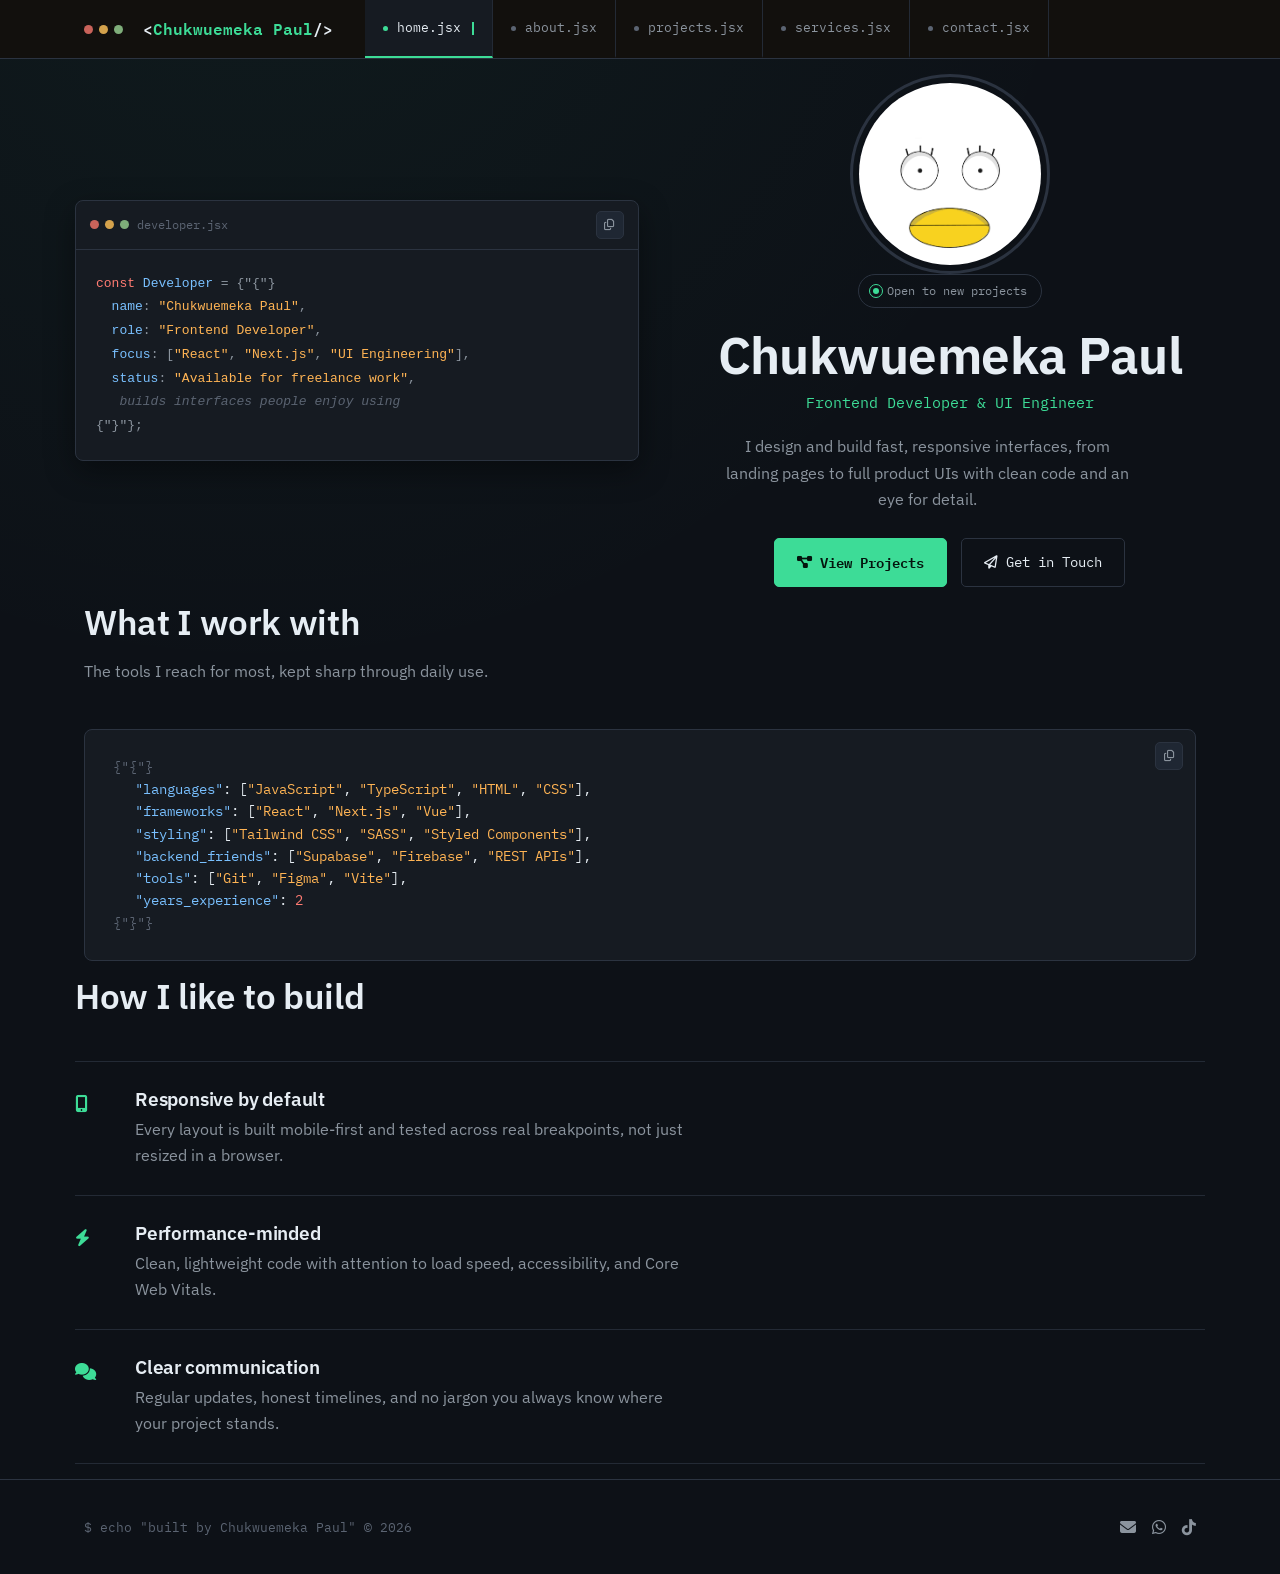
<file: index.html>
<!DOCTYPE html>
<html lang="en">
<head>
<meta charset="UTF-8">
<meta name="viewport" content="width=device-width, initial-scale=1.0">
<title>Ojomah Chukwuemeka Paul —Frontend Developer</title>
<meta name="description" content="Frontend developer portfolio — building fast, responsive, and thoughtfully designed interfaces.">
<link rel="icon" href="data:image/svg+xml,<svg xmlns=%22http://www.w3.org/2000/svg%22 viewBox=%220 0 100 100%22><text y=%22.9em%22 font-size=%2290%22 fill=%22%233ddc97%22>&lt;/&gt;</text></svg>">
<link rel="preconnect" href="https://fonts.googleapis.com">
<link href="https://fonts.googleapis.com/css2?family=IBM+Plex+Sans:wght@400;500;600;650&family=IBM+Plex+Mono:wght@400;500;600&display=swap" rel="stylesheet">
<link rel="stylesheet" href="https://cdnjs.cloudflare.com/ajax/libs/font-awesome/6.5.1/css/all.min.css">
<link rel="stylesheet" href="css/style.css">
</head>
<body>

<nav class="tab-bar">
  <div class="tab-bar-inner">
    <div class="editor-dots"><span></span><span></span><span></span></div>
    <div class="logo-mark">&lt;<span>Chukwuemeka Paul</span>/&gt;</div>
    <ul class="tabs" id="tabs">
      <li><a href="index.html" class="tab active"><span class="tab-dot"></span>home.jsx</a></li>
      <li><a href="about.html" class="tab"><span class="tab-dot"></span>about.jsx</a></li>
      <li><a href="projects.html" class="tab"><span class="tab-dot"></span>projects.jsx</a></li>
      <li><a href="services.html" class="tab"><span class="tab-dot"></span>services.jsx</a></li>
      <li><a href="contact.html" class="tab"><span class="tab-dot"></span>contact.jsx</a></li>
    </ul>
    <button class="menu-toggle" id="menuToggle" aria-label="Toggle menu"><i class="fa-solid fa-bars"></i></button>
  </div>
</nav>

<header class="container hero" style="padding:15px;">
  <div class="hero-copy reveal">
    <div class="code-panel">
      <div class="code-panel-head">
        <span class="editor-dots" style="margin:0;"><span></span><span></span><span></span></span>
        developer.jsx
        <button class="copy-btn" type="button" aria-label="Copy code"><i class="fa-regular fa-copy"></i></button>
      </div>
      <pre><code><span class="tok-kw">const</span> <span class="tok-fn">Developer</span> = {"{"}
  <span class="tok-prop">name</span>: <span class="tok-str">"Chukwuemeka Paul"</span>,
  <span class="tok-prop">role</span>: <span class="tok-str">"Frontend Developer"</span>,
  <span class="tok-prop">focus</span>: [<span class="tok-str">"React"</span>, <span class="tok-str">"Next.js"</span>, <span class="tok-str">"UI Engineering"</span>],
  <span class="tok-prop">status</span>: <span class="tok-str">"Available for freelance work"</span>,
  <span class="tok-com"> builds interfaces people enjoy using</span>
{"}"};</code></pre>
    </div>
  </div>

  <div class="hero-visual reveal">
    <div class="avatar-ring">
      <div class="avatar-inner">
        <img src="images.png">
      </div>
    </div>
    <div class="name-block">
      <div class="status-chip"><span class="pulse"></span>Open to new projects</div>
      <h1>Chukwuemeka Paul</h1>
      <div class="role-line">Frontend Developer &amp; UI Engineer</div>
      <p style="max-width:420px;" >I design and build fast, responsive interfaces, from landing pages to full product UIs with clean code and an eye for detail.</p>
      <div class="btn-row" style="justify-content:center;">
        <a href="projects.html" class="btn btn-primary"><i class="fa-solid fa-diagram-project"></i> View Projects</a>
        <a href="contact.html" class="btn btn-ghost"><i class="fa-regular fa-paper-plane"></i> Get in Touch</a>
      </div>
    </div>
  </div>
</header>

<section class="container">
  <div class="section-head reveal">
    <h2>What I work with</h2>
    <p>The tools I reach for most, kept sharp through daily use.</p>
  </div>
  <div class="json-block reveal">
    <button class="copy-btn" type="button" aria-label="Copy code"><i class="fa-regular fa-copy"></i></button>
    <div><span class="brace">{"{"}</span></div>
    <div style="padding-left:22px;">
      <span class="k">"languages"</span>: [<span class="s">"JavaScript"</span>, <span class="s">"TypeScript"</span>, <span class="s">"HTML"</span>, <span class="s">"CSS"</span>],<br>
      <span class="k">"frameworks"</span>: [<span class="s">"React"</span>, <span class="s">"Next.js"</span>, <span class="s">"Vue"</span>],<br>
      <span class="k">"styling"</span>: [<span class="s">"Tailwind CSS"</span>, <span class="s">"SASS"</span>, <span class="s">"Styled Components"</span>],<br>
      <span class="k">"backend_friends"</span>: [<span class="s">"Supabase"</span>, <span class="s">"Firebase"</span>, <span class="s">"REST APIs"</span>],<br>
      <span class="k">"tools"</span>: [<span class="s">"Git"</span>, <span class="s">"Figma"</span>, <span class="s">"Vite"</span>],<br>
      <span class="k">"years_experience"</span>: <span class="n">2</span>
    </div>
    <div><span class="brace">{"}"}</span></div>
  </div>
</section>

<section class="container" style="padding:15px;">
  <div class="section-head reveal">
    <h2>How I like to build</h2>
  </div>
  <div class="reason-list">
    <div class="reason-row reveal">
      <div class="r-icon"><i class="fa-solid fa-mobile-screen-button"></i></div>
      <div>
        <h3>Responsive by default</h3>
        <p>Every layout is built mobile-first and tested across real breakpoints, not just resized in a browser.</p>
      </div>
    </div>
    <div class="reason-row reveal">
      <div class="r-icon"><i class="fa-solid fa-bolt"></i></div>
      <div>
        <h3>Performance-minded</h3>
        <p>Clean, lightweight code with attention to load speed, accessibility, and Core Web Vitals.</p>
      </div>
    </div>
    <div class="reason-row reveal">
      <div class="r-icon"><i class="fa-solid fa-comments"></i></div>
      <div>
        <h3>Clear communication</h3>
        <p>Regular updates, honest timelines, and no jargon  you always know where your project stands.</p>
      </div>
    </div>
  </div>
</section>

<!--
  "What clients say" section is hidden until there are real testimonials to
  show — an empty heading with nothing under it reads as a bug, not a
  work-in-progress. Uncomment and fill in real quotes when ready:

  <section class="container">
    <div class="section-head reveal">
      <h2>What clients say</h2>
    </div>
    <div class="grid grid-2">
      <div class="terminal reveal">
        <p>$ cat testimonial_01.txt</p>
        <p>"..." <span class="who">— client name, company</span></p>
      </div>
      <div class="terminal reveal">
        <p>$ cat testimonial_02.txt</p>
        <p>"..." <span class="who">— client name, company</span></p>
      </div>
    </div>
  </section>
-->

<footer>
  <div class="container footer-inner">
    <div class="prompt">$ echo "built by Chukwuemeka Paul" © <span data-year></span></div>
    <div class="footer-social">
      <a href="contact.html" aria-label="Gmail"><i class="fa-solid fa-envelope"></i></a>
      <a href="https://wa.me/08074926898" aria-label="WhatsApp"><i class="fa-brands fa-whatsapp"></i></a>
      <a href="https://tiktok.com/@chukwuemeka_paul" aria-label="TikTok"><i class="fa-brands fa-tiktok"></i></a>
      <!-- <a href="https://instagram.com/yourhandle" aria-label="Instagram"><i class="fa-brands fa-instagram"></i></a>
      <a href="https://facebook.com/yourhandle" aria-label="Facebook"><i class="fa-brands fa-facebook"></i></a> -->
    </div>
  </div>
</footer>

<script src="js/script.js"></script>
</body>
</html>
</file>
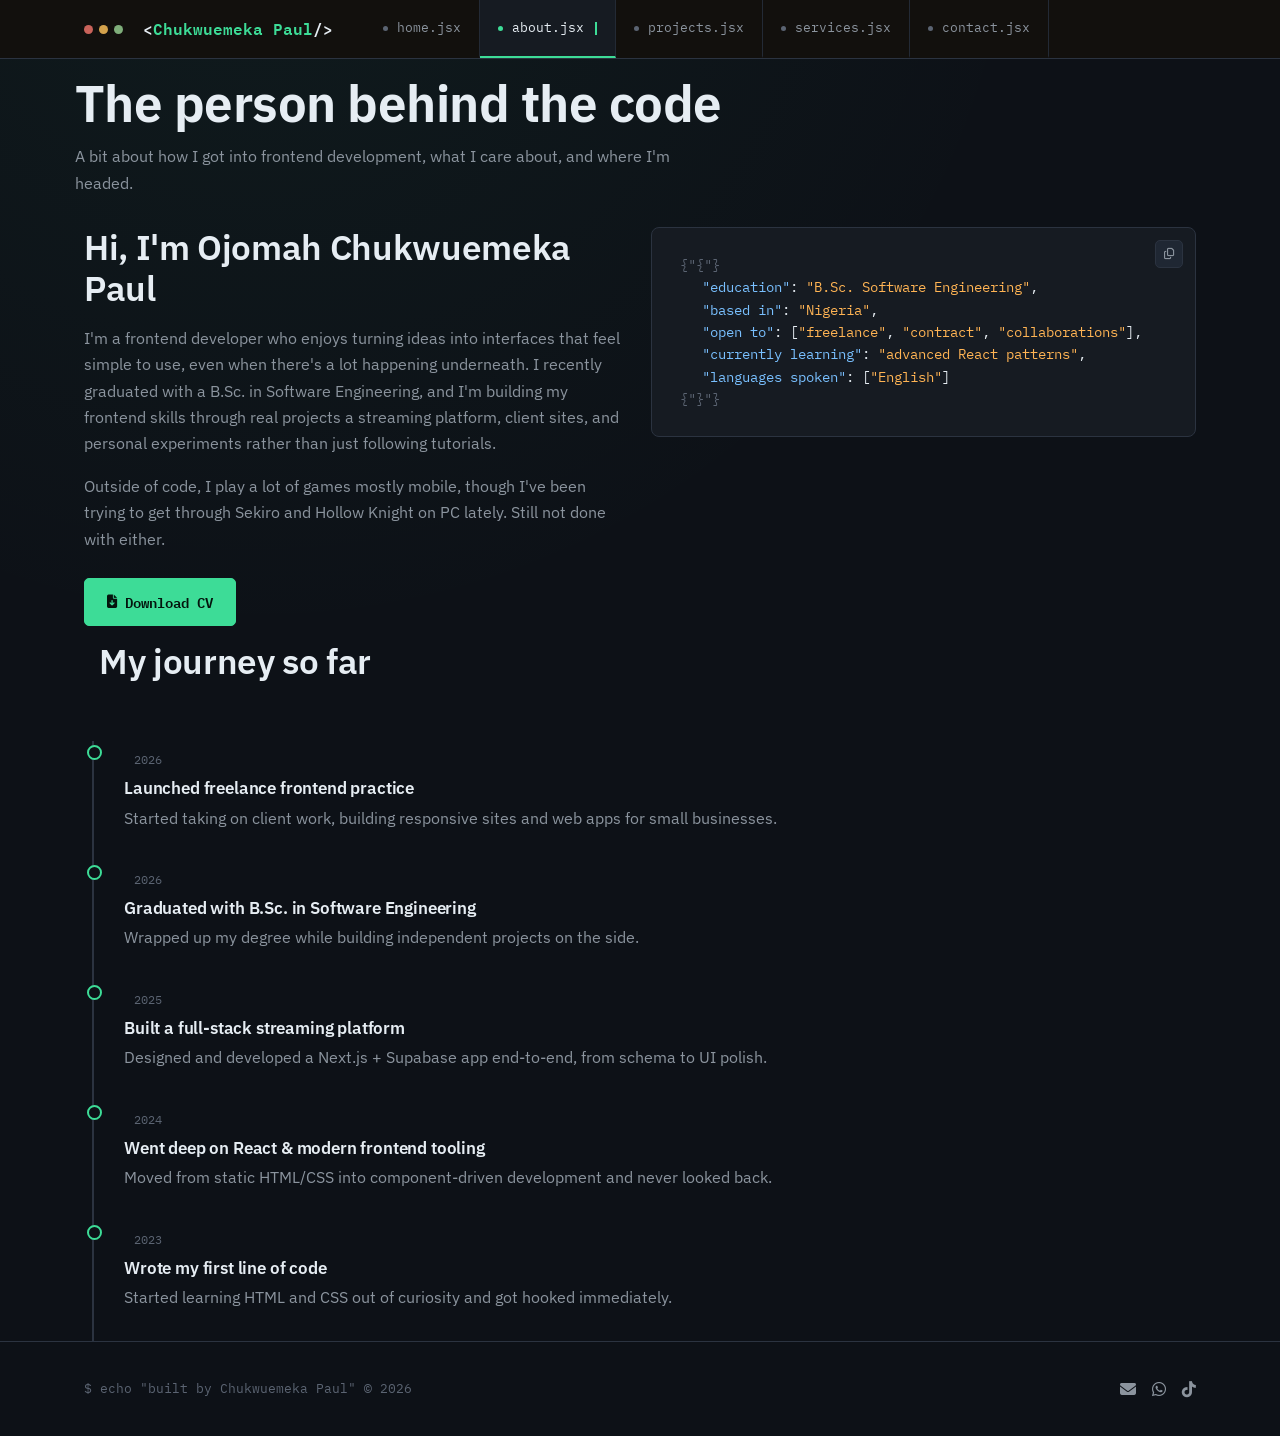
<file: about.html>
<!DOCTYPE html>
<html lang="en">
<head>
<meta charset="UTF-8">
<meta name="viewport" content="width=device-width, initial-scale=1.0">
<title>About — Ojomah Chukwuemeka Paul</title>
<meta name="description" content="About Ojomah Chukwuemeka Paul, frontend developer — background, skills, and how I got here.">
<link rel="icon" href="data:image/svg+xml,<svg xmlns=%22http://www.w3.org/2000/svg%22 viewBox=%220 0 100 100%22><text y=%22.9em%22 font-size=%2290%22 fill=%22%233ddc97%22>&lt;/&gt;</text></svg>">
<link rel="preconnect" href="https://fonts.googleapis.com">
<link href="https://fonts.googleapis.com/css2?family=IBM+Plex+Sans:wght@400;500;600;650&family=IBM+Plex+Mono:wght@400;500;600&display=swap" rel="stylesheet">
<link rel="stylesheet" href="https://cdnjs.cloudflare.com/ajax/libs/font-awesome/6.5.1/css/all.min.css">
<link rel="stylesheet" href="css/style.css">
</head>
<body>

<nav class="tab-bar">
  <div class="tab-bar-inner">
    <div class="editor-dots"><span></span><span></span><span></span></div>
    <div class="logo-mark">&lt;<span>Chukwuemeka Paul</span>/&gt;</div>
    <ul class="tabs" id="tabs">
      <li><a href="index.html" class="tab"><span class="tab-dot"></span>home.jsx</a></li>
      <li><a href="about.html" class="tab active"><span class="tab-dot"></span>about.jsx</a></li>
      <li><a href="projects.html" class="tab"><span class="tab-dot"></span>projects.jsx</a></li>
      <li><a href="services.html" class="tab"><span class="tab-dot"></span>services.jsx</a></li>
      <li><a href="contact.html" class="tab"><span class="tab-dot"></span>contact.jsx</a></li>
    </ul>
    <button class="menu-toggle" id="menuToggle" aria-label="Toggle menu"><i class="fa-solid fa-bars"></i></button>
  </div>
</nav>

<header class="container page-head reveal" style="padding:15px;">
  <h1>The person behind the code</h1>
  <p style="max-width:640px;">A bit about how I got into frontend development, what I care about, and where I'm headed.</p>
</header>

<section class="container">
  <div class="grid grid-2" style="align-items:start;">
    <div class="reveal">
      <h2>Hi, I'm Ojomah Chukwuemeka Paul</h2>
      <p>I'm a frontend developer who enjoys turning ideas into interfaces that feel simple to use, even when there's a lot happening underneath. I recently graduated with a B.Sc. in Software Engineering, and I'm building my frontend skills through real projects a streaming platform, client sites, and personal experiments rather than just following tutorials.</p>
      <p>Outside of code, I play a lot of games mostly mobile, though I've been trying to get through Sekiro and Hollow Knight on PC lately. Still not done with either.</p>
      <div class="btn-row">
        <a href="/resume.pdf" class="btn btn-primary" download><i class="fa-solid fa-file-arrow-down"></i> Download CV</a>
        <!-- <span class="note-box" style="margin:0; border:none; padding:0;">Replace resume.pdf with your actual CV file.</span> -->
      </div>
    </div>
    <div class="reveal">
      <div class="json-block">
        <button class="copy-btn" type="button" aria-label="Copy code"><i class="fa-regular fa-copy"></i></button>
        <div><span class="brace">{"{"}</span></div>
        <div style="padding-left:22px;">
          <span class="k">"education"</span>: <span class="s">"B.Sc. Software Engineering"</span>,<br>
          <span class="k">"based in"</span>: <span class="s">"Nigeria"</span>,<br>
          <span class="k">"open to"</span>: [<span class="s">"freelance"</span>, <span class="s">"contract"</span>, <span class="s">"collaborations"</span>],<br>
          <span class="k">"currently learning"</span>: <span class="s">"advanced React patterns"</span>,<br>
          <span class="k">"languages spoken"</span>: [<span class="s">"English"</span>]
        </div>
        <div><span class="brace">{"}"}</span></div>
      </div>
    </div>
  </div>
</section>

<section class="container">
  <div class="section-head reveal">
    <h2 style="padding: 15px;">My journey so far</h2>
  </div>
  <div class="git-log">
    <div class="commit reveal">
      <span class="hash"></span><span class="date">2026</span>
      <h3>Launched freelance frontend practice</h3>
      <p>Started taking on client work, building responsive sites and web apps for small businesses.</p>
    </div>
    <div class="commit reveal">
      <span class="hash"></span><span class="date">2026</span>
      <h3>Graduated with B.Sc. in Software Engineering</h3>
      <p>Wrapped up my degree while building independent projects on the side.</p>
    </div>
    <div class="commit reveal">
      <span class="hash"></span><span class="date">2025</span>
      <h3>Built a full-stack streaming platform</h3>
      <p>Designed and developed a Next.js + Supabase app end-to-end, from schema to UI polish.</p>
    </div>
    <div class="commit reveal">
      <span class="hash"></span><span class="date">2024</span>
      <h3>Went deep on React &amp; modern frontend tooling</h3>
      <p>Moved from static HTML/CSS into component-driven development and never looked back.</p>
    </div>
    <div class="commit reveal">
      <span class="hash"></span><span class="date">2023</span>
      <h3>Wrote my first line of code</h3>
      <p>Started learning HTML and CSS out of curiosity and got hooked immediately.</p>
    </div>
  </div>
</section>

<footer>
  <div class="container footer-inner">
    <div class="prompt">$ echo "built by Chukwuemeka Paul" © <span data-year></span></div>
    <div class="footer-social">
      <a href="contact.html" aria-label="Gmail"><i class="fa-solid fa-envelope"></i></a>
      <a href="https://wa.me/08074926898" aria-label="WhatsApp"><i class="fa-brands fa-whatsapp"></i></a>
      <a href="https://tiktok.com/@chukwuemeka_paul" aria-label="TikTok"><i class="fa-brands fa-tiktok"></i></a>
      <!-- <a href="https://instagram.com/yourhandle" aria-label="Instagram"><i class="fa-brands fa-instagram"></i></a>
      <a href="https://facebook.com/yourhandle" aria-label="Facebook"><i class="fa-brands fa-facebook"></i></a>
    </div> -->
  </div>
</footer>

<script src="js/script.js"></script>
</body>
</html>
</file>
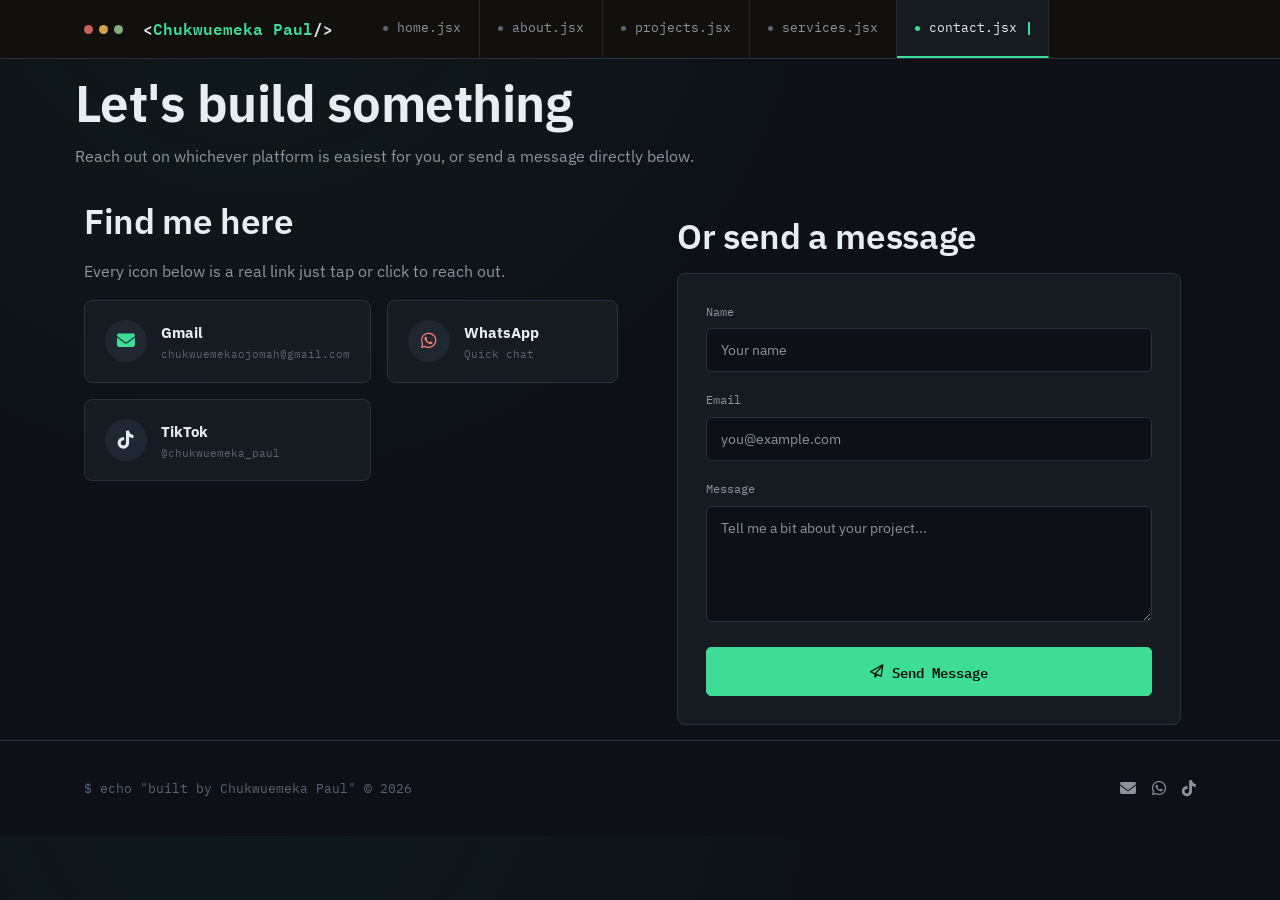
<file: contact.html>
<!DOCTYPE html>
<html lang="en">
<head>
<meta charset="UTF-8">
<meta name="viewport" content="width=device-width, initial-scale=1.0">
<title>Contact — Ojomah Chukwuemeka Paul</title>
<meta name="description" content="Get in touch with Ojomah Chukwuemeka Paul for frontend development work.">
<link rel="icon" href="data:image/svg+xml,<svg xmlns=%22http://www.w3.org/2000/svg%22 viewBox=%220 0 100 100%22><text y=%22.9em%22 font-size=%2290%22 fill=%22%233ddc97%22>&lt;/&gt;</text></svg>">
<link rel="preconnect" href="https://fonts.googleapis.com">
<link href="https://fonts.googleapis.com/css2?family=IBM+Plex+Sans:wght@400;500;600;650&family=IBM+Plex+Mono:wght@400;500;600&display=swap" rel="stylesheet">
<link rel="stylesheet" href="https://cdnjs.cloudflare.com/ajax/libs/font-awesome/6.5.1/css/all.min.css">
<link rel="stylesheet" href="css/style.css">
</head>
<body>

<nav class="tab-bar">
  <div class="tab-bar-inner">
    <div class="editor-dots"><span></span><span></span><span></span></div>
    <div class="logo-mark">&lt;<span>Chukwuemeka Paul</span>/&gt;</div>
    <ul class="tabs" id="tabs">
      <li><a href="index.html" class="tab"><span class="tab-dot"></span>home.jsx</a></li>
      <li><a href="about.html" class="tab"><span class="tab-dot"></span>about.jsx</a></li>
      <li><a href="projects.html" class="tab"><span class="tab-dot"></span>projects.jsx</a></li>
      <li><a href="services.html" class="tab"><span class="tab-dot"></span>services.jsx</a></li>
      <li><a href="contact.html" class="tab active"><span class="tab-dot"></span>contact.jsx</a></li>
    </ul>
    <button class="menu-toggle" id="menuToggle" aria-label="Toggle menu"><i class="fa-solid fa-bars"></i></button>
  </div>
</nav>

<header class="container page-head reveal" style="padding:15px;">
  <h1>Let's build something</h1>
  <p style="max-width:640px;">Reach out on whichever platform is easiest for you, or send a message directly below.</p>
</header>

<section class="container">
  <div class="contact-grid">

    <div class="reveal">
      <h2>Find me here</h2>
      <p>Every icon below is a real link just tap or click to reach out.</p>
      <div class="social-grid">
        <!-- Replace href="#" with mailto:youremail@gmail.com -->
        <a class="social-card" href="mailto:chukwuemekaojomah@gmail.com" aria-label="Email me on Gmail">
          <span class="icon-circle gmail"><i class="fa-solid fa-envelope"></i></span>
          <span><strong>Gmail</strong><small>chukwuemekaojomah@gmail.com</small></span>
        </a>
        <!-- Replace href="#" with https://wa.me/YOURNUMBER -->
        <a class="social-card" href="https://wa.me/08074926898" aria-label="Message me on WhatsApp" target="_blank" rel="noopener">
          <span class="icon-circle whatsapp"><i class="fa-brands fa-whatsapp"></i></span>
          <span><strong>WhatsApp</strong><small>Quick chat</small></span>
        </a>
        <!-- Replace href="#" with your TikTok profile URL -->
        <a class="social-card" href="https://tiktok.com/@chukwuemeka_paul" aria-label="Follow on TikTok" target="_blank" rel="noopener">
          <span class="icon-circle tiktok"><i class="fa-brands fa-tiktok"></i></span>
          <span><strong>TikTok</strong><small>@chukwuemeka_paul</small></span>
        </a>
        <!-- Replace href="#" with your Instagram profile URL -->
        <!-- <a class="social-card" href="#" aria-label="Follow on Instagram" target="_blank" rel="noopener">
          <span class="icon-circle instagram"><i class="fa-brands fa-instagram"></i></span>
          <span><strong>Instagram</strong><small>@yourhandle</small></span>
        </a>
         Replace href="#" with your Facebook profile URL 
        <a class="social-card" href="#" aria-label="Follow on Facebook" target="_blank" rel="noopener">
          <span class="icon-circle facebook"><i class="fa-brands fa-facebook"></i></span>
          <span><strong>Facebook</strong><small>Follow / Message</small></span>
        </a> -->
      </div>
    </div>

    <div class="reveal" style="padding:15px;">
      <h2>Or send a message</h2>
      <form class="form-panel" id="contactForm">
        <div class="field">
          <label for="cf-name">Name</label>
          <input type="text" id="cf-name" name="name" required placeholder="Your name">
        </div>
        <div class="field">
          <label for="cf-email">Email</label>
          <input type="email" id="cf-email" name="email" required placeholder="you@example.com">
        </div>
        <div class="field">
          <label for="cf-message">Message</label>
          <textarea id="cf-message" name="message" rows="5" required placeholder="Tell me a bit about your project..."></textarea>
        </div>
        <button type="submit" class="btn btn-primary" style="width:100%; justify-content:center;">
          <i class="fa-regular fa-paper-plane"></i> Send Message
        </button>
      </form>
    </div>

  </div>
</section>

<footer>
  <div class="container footer-inner">
    <div class="prompt">$ echo "built by Chukwuemeka Paul" © <span data-year></span></div>
    <div class="footer-social">
      <a href="mailto:chukwuemekaojomah@gmail.com" aria-label="Gmail"><i class="fa-solid fa-envelope"></i></a>
      <a href="https://wa.me/08074926898" aria-label="WhatsApp"><i class="fa-brands fa-whatsapp"></i></a>
      <a href="https://tiktok.com/@chukwuemeka_paul" aria-label="TikTok"><i class="fa-brands fa-tiktok"></i></a>
      <!-- <a href="https://instagram.com/yourhandle" aria-label="Instagram"><i class="fa-brands fa-instagram"></i></a>
      <a href="https://facebook.com/yourhandle" aria-label="Facebook"><i class="fa-brands fa-facebook"></i></a> -->
    </div>
  </div>
</footer>

<script src="js/script.js"></script>
</body>
</html>
</file>
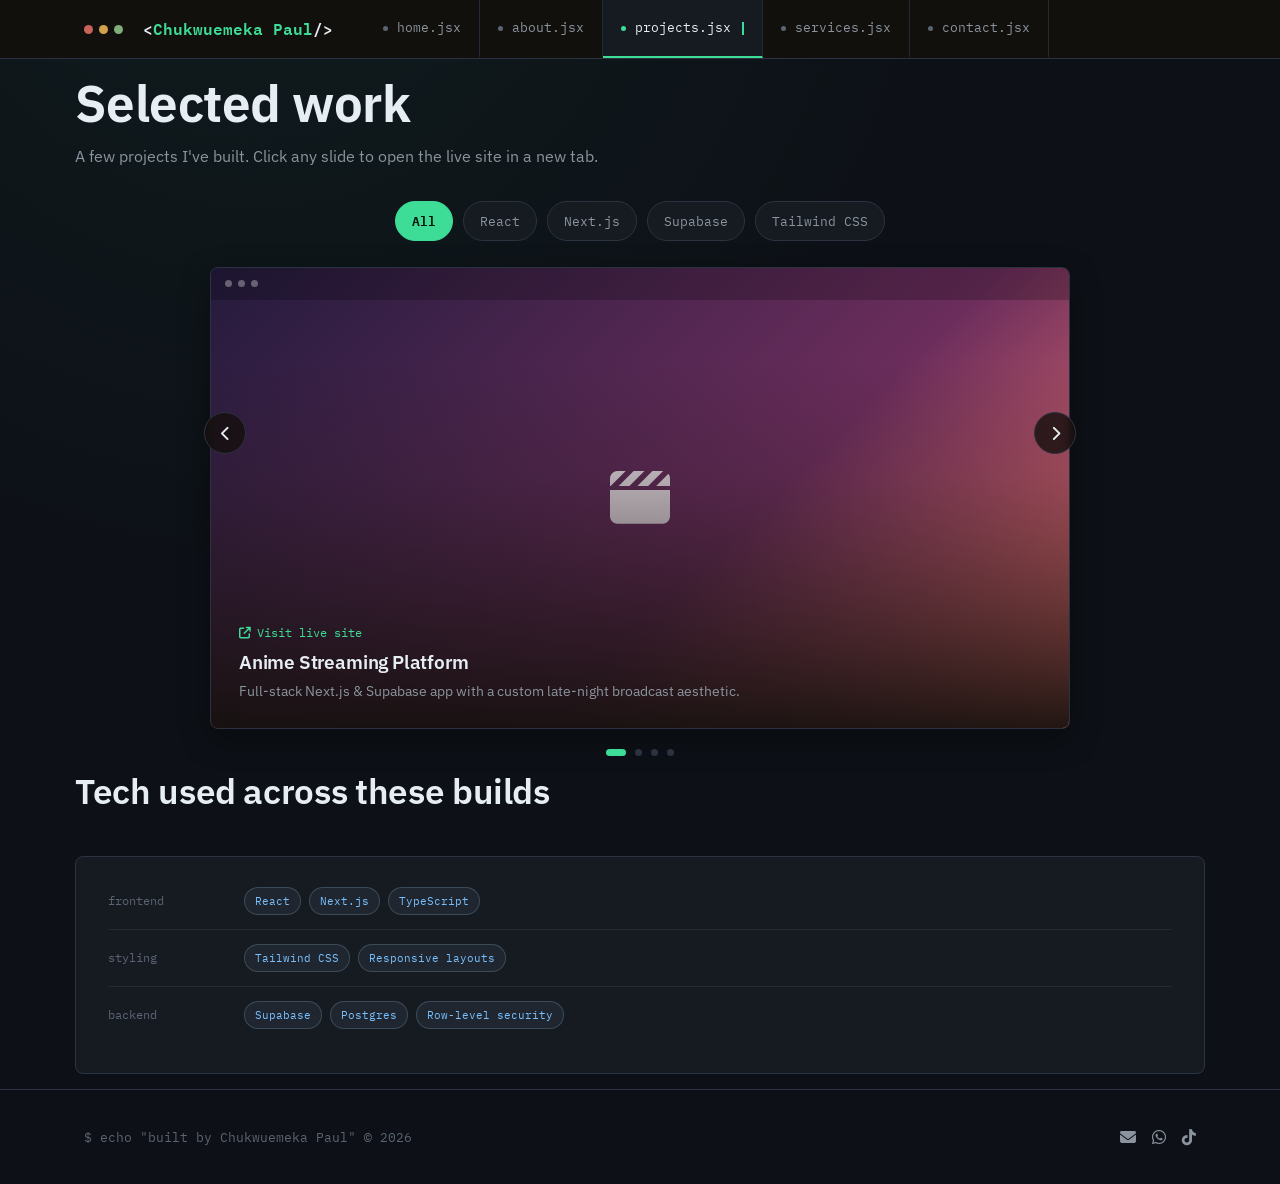
<file: projects.html>
<!DOCTYPE html>
<html lang="en">
<head>
<meta charset="UTF-8">
<meta name="viewport" content="width=device-width, initial-scale=1.0">
<title>Projects — Ojomah Chukwuemeka Paul</title>
<meta name="description" content="Selected frontend projects by Ojomah Chukwuemeka Paul — click any project to view it live.">
<link rel="icon" href="data:image/svg+xml,<svg xmlns=%22http://www.w3.org/2000/svg%22 viewBox=%220 0 100 100%22><text y=%22.9em%22 font-size=%2290%22 fill=%22%233ddc97%22>&lt;/&gt;</text></svg>">
<link rel="preconnect" href="https://fonts.googleapis.com">
<link href="https://fonts.googleapis.com/css2?family=IBM+Plex+Sans:wght@400;500;600;650&family=IBM+Plex+Mono:wght@400;500;600&display=swap" rel="stylesheet">
<link rel="stylesheet" href="https://cdnjs.cloudflare.com/ajax/libs/font-awesome/6.5.1/css/all.min.css">
<link rel="stylesheet" href="css/style.css">
</head>
<body>

<nav class="tab-bar">
  <div class="tab-bar-inner">
    <div class="editor-dots"><span></span><span></span><span></span></div>
    <div class="logo-mark">&lt;<span>Chukwuemeka Paul</span>/&gt;</div>
    <ul class="tabs" id="tabs">
      <li><a href="index.html" class="tab"><span class="tab-dot"></span>home.jsx</a></li>
      <li><a href="about.html" class="tab"><span class="tab-dot"></span>about.jsx</a></li>
      <li><a href="projects.html" class="tab active"><span class="tab-dot"></span>projects.jsx</a></li>
      <li><a href="services.html" class="tab"><span class="tab-dot"></span>services.jsx</a></li>
      <li><a href="contact.html" class="tab"><span class="tab-dot"></span>contact.jsx</a></li>
    </ul>
    <button class="menu-toggle" id="menuToggle" aria-label="Toggle menu"><i class="fa-solid fa-bars"></i></button>
  </div>
</nav>

<header class="container page-head reveal" style="padding:15px;">
  <h1>Selected work</h1>
  <p style="max-width:640px;">A few projects I've built. Click any slide to open the live site in a new tab.</p>
</header>

<section class="container">
  <div class="filter-bar reveal" role="group" aria-label="Filter projects by technology">
    <button class="filter-btn active" data-filter="all" type="button">All</button>
    <button class="filter-btn" data-filter="react" type="button">React</button>
    <button class="filter-btn" data-filter="nextjs" type="button">Next.js</button>
    <button class="filter-btn" data-filter="supabase" type="button">Supabase</button>
    <button class="filter-btn" data-filter="tailwind" type="button">Tailwind CSS</button>
  </div>

  <div class="carousel reveal" tabindex="0" aria-label="Project carousel">
    <div class="carousel-viewport">
      <div class="carousel-track">

        <!-- SLIDE 1 — replace data-url with the live project link -->
        <a class="slide" data-url="https://example.com/project-one" data-tech="react nextjs supabase tailwind" aria-label="Open Anime Streaming Platform project">
          <div class="slide-media slide-media--anime" role="img" aria-label="Anime streaming platform interface preview">
            <div class="slide-media-chrome"><span></span><span></span><span></span></div>
            <div class="slide-media-icon"><i class="fa-solid fa-clapperboard"></i></div>
          </div>
          <div class="slide-overlay">
            <span class="visit"><i class="fa-solid fa-arrow-up-right-from-square"></i> Visit live site</span>
            <h3>Anime Streaming Platform</h3>
            <p>Full-stack Next.js &amp; Supabase app with a custom late-night broadcast aesthetic.</p>
          </div>
        </a>

        <!-- SLIDE 2 -->
        <a class="slide" data-url="https://fire-expatt.vercel.app" data-tech="react tailwind" aria-label="Open Client Business Site project">
          <div class="slide-media slide-media--business" role="img" aria-label="Local business website preview">
            <div class="slide-media-chrome"><span></span><span></span><span></span></div>
            <div class="slide-media-icon"><i class="fa-solid fa-shop"></i></div>
          </div>
          <div class="slide-overlay">
            <span class="visit"><i class="fa-solid fa-arrow-up-right-from-square"></i> Visit live site</span>
            <h3>Expatriate savings tracker website</h3>
            <p>A website that help expatriate track and calculate their saves for an early retirement. </p>
          </div>
        </a>

        <!-- SLIDE 3 -->
        <a class="slide" data-url="shopease-three-rouge.vercel.app" data-tech="react tailwind" aria-label="Open Portfolio Dashboard project">
          <div class="slide-media slide-media--dashboard" role="img" aria-label="Web app dashboard preview">
            <div class="slide-media-chrome"><span></span><span></span><span></span></div>
            <div class="slide-media-icon"><i class="fa-solid fa-gauge-high"></i></div>
          </div>
          <div class="slide-overlay">
            <span class="visit"><i class="fa-solid fa-arrow-up-right-from-square"></i> Visit live site</span>
            <h3>Product Dashboard UI</h3>
            <p>A data-dense dashboard interface focused on clarity and fast scanning.</p>
          </div>
        </a>

        <!-- SLIDE 4 -->
        <a class="slide" data-url="https://example.com/project-four" data-tech="react tailwind" aria-label="Open Landing Page project">
          <div class="slide-media slide-media--landing" role="img" aria-label="Landing page design preview">
            <div class="slide-media-chrome"><span></span><span></span><span></span></div>
            <div class="slide-media-icon"><i class="fa-solid fa-rocket"></i></div>
          </div>
          <div class="slide-overlay">
            <span class="visit"><i class="fa-solid fa-arrow-up-right-from-square"></i> Visit live site</span>
            <h3>Product Launch Landing Page</h3>
            <p>A single-page site built for speed and a clear conversion path.</p>
          </div>
        </a>

      </div>
    </div>
    <button class="carousel-arrow prev" aria-label="Previous project"><i class="fa-solid fa-chevron-left"></i></button>
    <button class="carousel-arrow next" aria-label="Next project"><i class="fa-solid fa-chevron-right"></i></button>
    <div class="carousel-dots"></div>
  </div>

  <!-- <p class="other-projects-note">// add more slides in projects.html — copy a &lt;a class="slide"&gt; block and update the media, text, data-url, and data-tech</p> -->
  <!-- Each slide currently shows a themed placeholder (.slide-media) instead of a
       real screenshot. To swap one in, replace the .slide-media div with:
       <img src="your-screenshot.jpg" alt="..."> and remove the placeholder classes. -->
</section>

<section class="container" style="padding:15px;">
  <div class="section-head reveal">
    <h2>Tech used across these builds</h2>
  </div>
  <div class="tech-panel reveal">
    <div class="tech-row">
      <span class="tech-label">frontend</span>
      <div class="tech-items"><span class="tag">React</span><span class="tag">Next.js</span><span class="tag">TypeScript</span></div>
    </div>
    <div class="tech-row">
      <span class="tech-label">styling</span>
      <div class="tech-items"><span class="tag">Tailwind CSS</span><span class="tag">Responsive layouts</span></div>
    </div>
    <div class="tech-row">
      <span class="tech-label">backend</span>
      <div class="tech-items"><span class="tag">Supabase</span><span class="tag">Postgres</span><span class="tag">Row-level security</span></div>
    </div>
  </div>
</section>

<footer>
  <div class="container footer-inner">
    <div class="prompt">$ echo "built by Chukwuemeka Paul" © <span data-year></span></div>
    <div class="footer-social">
      <a href="contact.html" aria-label="Gmail"><i class="fa-solid fa-envelope"></i></a>
      <a href="https://wa.me/08074926898" aria-label="WhatsApp"><i class="fa-brands fa-whatsapp"></i></a>
      <a href="https://tiktok.com/@chukwuemeka_paul" aria-label="TikTok"><i class="fa-brands fa-tiktok"></i></a>
      <!-- <a href="https://instagram.com/yourhandle" aria-label="Instagram"><i class="fa-brands fa-instagram"></i></a>
      <a href="https://facebook.com/yourhandle" aria-label="Facebook"><i class="fa-brands fa-facebook"></i></a> -->
    </div>
  </div>
</footer>

<script src="js/script.js"></script>
</body>
</html>
</file>
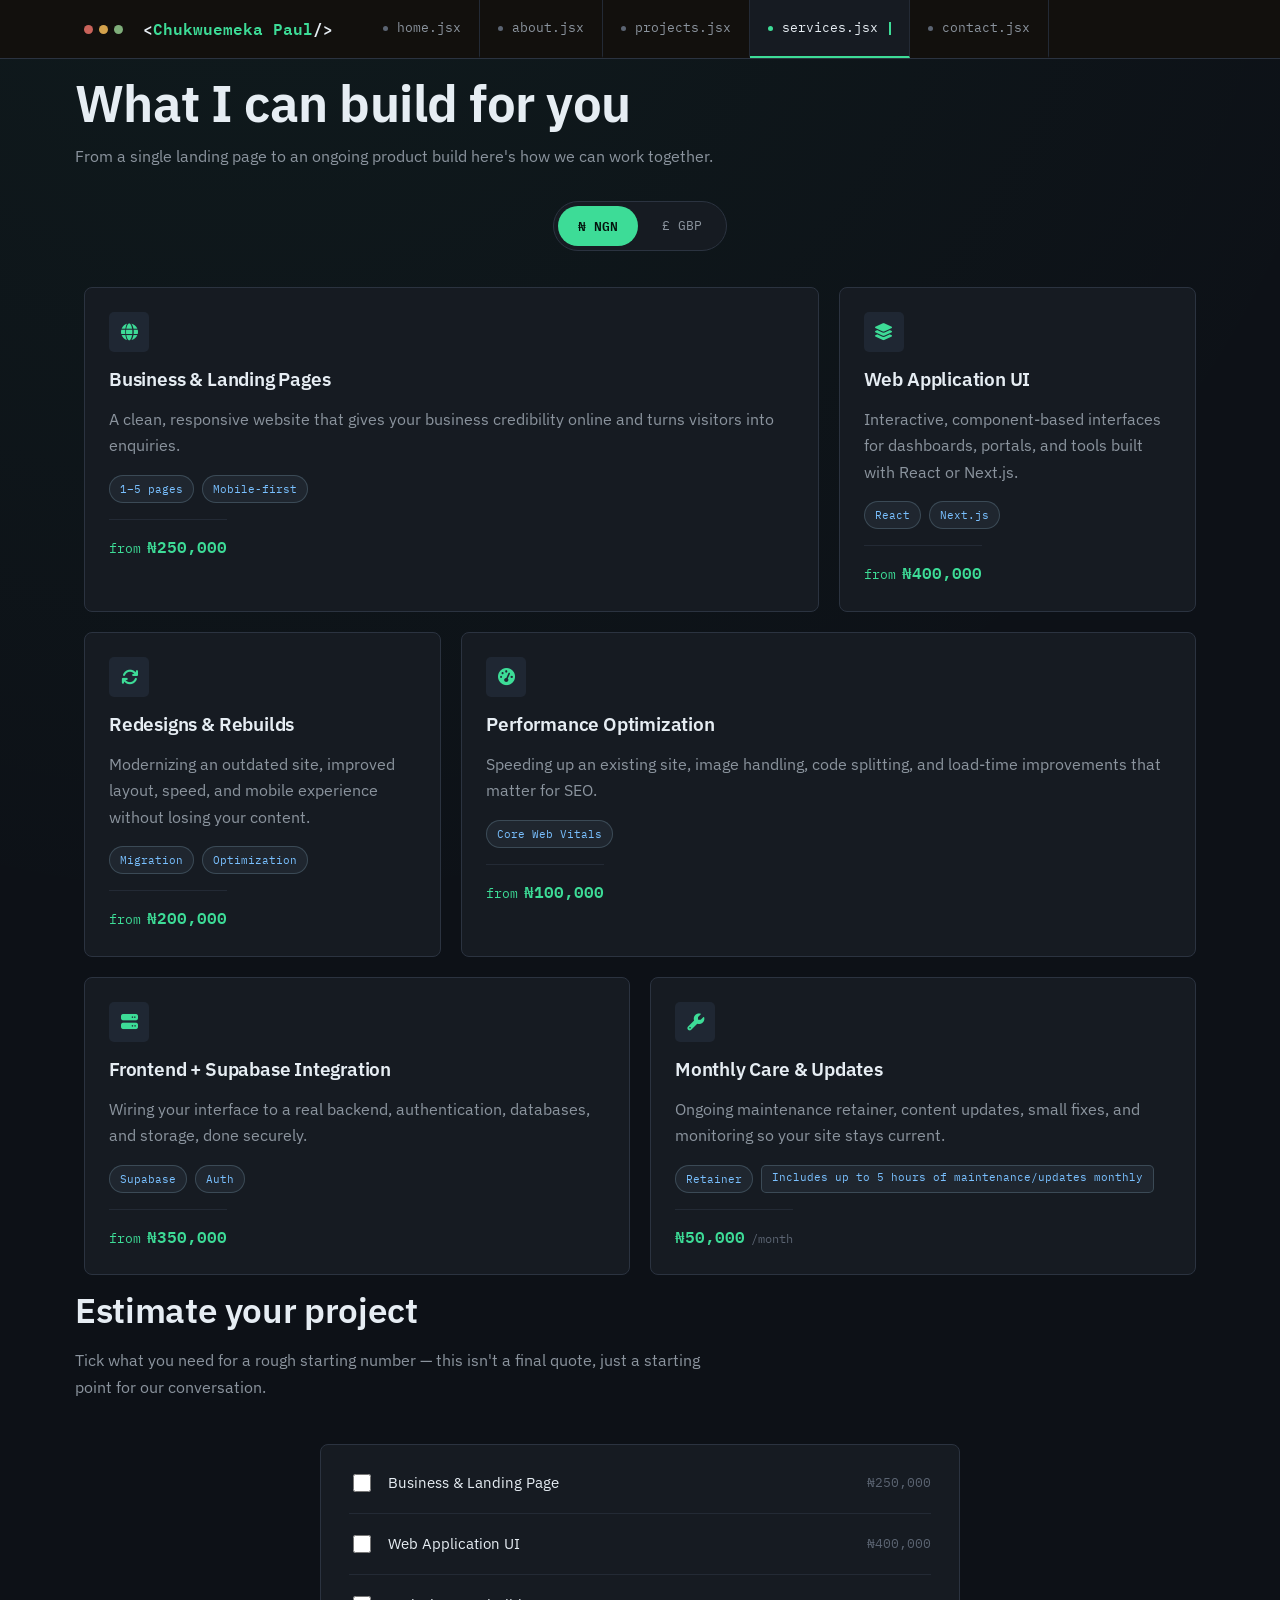
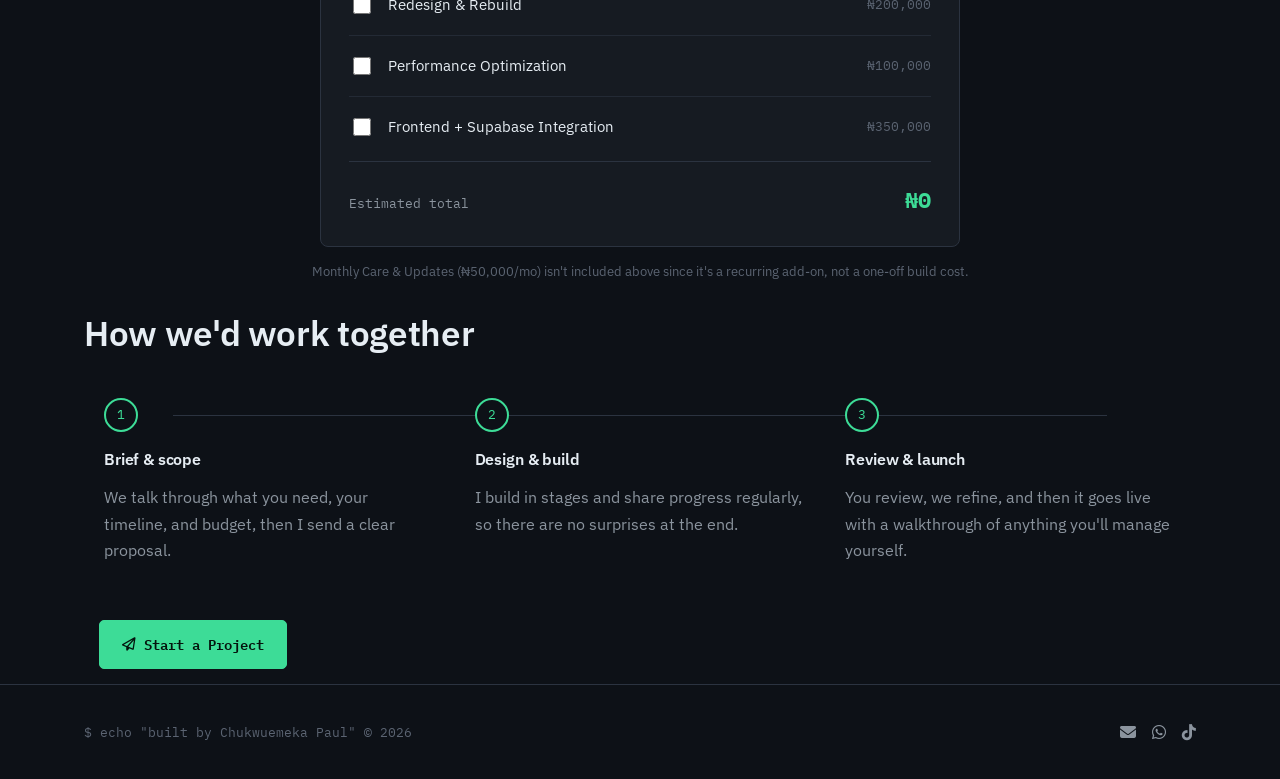
<file: services.html>
<!DOCTYPE html>
<html lang="en">
<head>
<meta charset="UTF-8">
<meta name="viewport" content="width=device-width, initial-scale=1.0">
<title>Services — Ojomah Chukwuemeka Paul</title>
<meta name="description" content="Frontend development services offered by Ojomah Chukwuemeka Paul.">
<link rel="icon" href="data:image/svg+xml,<svg xmlns=%22http://www.w3.org/2000/svg%22 viewBox=%220 0 100 100%22><text y=%22.9em%22 font-size=%2290%22 fill=%22%233ddc97%22>&lt;/&gt;</text></svg>">
<link rel="preconnect" href="https://fonts.googleapis.com">
<link href="https://fonts.googleapis.com/css2?family=IBM+Plex+Sans:wght@400;500;600;650&family=IBM+Plex+Mono:wght@400;500;600&display=swap" rel="stylesheet">
<link rel="stylesheet" href="https://cdnjs.cloudflare.com/ajax/libs/font-awesome/6.5.1/css/all.min.css">
<link rel="stylesheet" href="css/style.css">
</head>
<body>

<nav class="tab-bar">
  <div class="tab-bar-inner">
    <div class="editor-dots"><span></span><span></span><span></span></div>
    <div class="logo-mark">&lt;<span>Chukwuemeka Paul</span>/&gt;</div>
    <ul class="tabs" id="tabs">
      <li><a href="index.html" class="tab"><span class="tab-dot"></span>home.jsx</a></li>
      <li><a href="about.html" class="tab"><span class="tab-dot"></span>about.jsx</a></li>
      <li><a href="projects.html" class="tab"><span class="tab-dot"></span>projects.jsx</a></li>
      <li><a href="services.html" class="tab active"><span class="tab-dot"></span>services.jsx</a></li>
      <li><a href="contact.html" class="tab"><span class="tab-dot"></span>contact.jsx</a></li>
    </ul>
    <button class="menu-toggle" id="menuToggle" aria-label="Toggle menu"><i class="fa-solid fa-bars"></i></button>
  </div>
</nav>

<header class="container page-head reveal" style="padding:15px;">
  <h1>What I can build for you</h1>
  <p style="max-width:640px;">From a single landing page to an ongoing product build here's how we can work together.</p>
</header>

<section class="container">
  <div class="currency-toggle-wrap reveal">
    <div class="currency-toggle" role="group" aria-label="Choose currency">
      <button class="currency-btn active" data-currency="NGN" type="button">₦ NGN</button>
      <button class="currency-btn" data-currency="GBP" type="button">£ GBP</button>
    </div>
  </div>
  <div class="bento">

    <div class="card reveal">
      <div class="icon"><i class="fa-solid fa-globe"></i></div>
      <h3>Business &amp; Landing Pages</h3>
      <p>A clean, responsive website that gives your business credibility online and turns visitors into enquiries.</p>
      <div class="tag-row"><span class="tag">1–5 pages</span><span class="tag">Mobile-first</span></div>
      <div class="price-tag" data-price-ngn="250000" data-price-gbp="250">from <span class="amount">₦250,000</span></div>
    </div>

    <div class="card reveal">
      <div class="icon"><i class="fa-solid fa-layer-group"></i></div>
      <h3>Web Application UI</h3>
      <p>Interactive, component-based interfaces for dashboards, portals, and tools built with React or Next.js.</p>
      <div class="tag-row"><span class="tag">React</span><span class="tag">Next.js</span></div>
      <div class="price-tag" data-price-ngn="400000" data-price-gbp="400">from <span class="amount">₦400,000</span></div>
    </div>

    <div class="card reveal">
      <div class="icon"><i class="fa-solid fa-arrows-rotate"></i></div>
      <h3>Redesigns &amp; Rebuilds</h3>
      <p>Modernizing an outdated site, improved layout, speed, and mobile experience without losing your content.</p>
      <div class="tag-row"><span class="tag">Migration</span><span class="tag">Optimization</span></div>
      <div class="price-tag" data-price-ngn="200000" data-price-gbp="200">from <span class="amount">₦200,000</span></div>
    </div>

    <div class="card reveal">
      <div class="icon"><i class="fa-solid fa-gauge-high"></i></div>
      <h3>Performance Optimization</h3>
      <p>Speeding up an existing site, image handling, code splitting, and load-time improvements that matter for SEO.</p>
      <div class="tag-row"><span class="tag">Core Web Vitals</span></div>
      <div class="price-tag" data-price-ngn="100000" data-price-gbp="100">from <span class="amount">₦100,000</span></div>
    </div>

    <div class="card reveal">
      <div class="icon"><i class="fa-solid fa-server"></i></div>
      <h3>Frontend + Supabase Integration</h3>
      <p>Wiring your interface to a real backend, authentication, databases, and storage, done securely.</p>
      <div class="tag-row"><span class="tag">Supabase</span><span class="tag">Auth</span></div>
      <div class="price-tag" data-price-ngn="350000" data-price-gbp="350">from <span class="amount">₦350,000</span></div>
    </div>

    <div class="card reveal">
      <div class="icon"><i class="fa-solid fa-wrench"></i></div>
      <h3>Monthly Care &amp; Updates</h3>
      <p>Ongoing maintenance retainer, content updates, small fixes, and monitoring so your site stays current.</p>
      <div class="tag-row"><span class="tag">Retainer</span><span class="tag tag--wide">Includes up to 5 hours of maintenance/updates monthly</span></div>
      <div class="price-tag" data-price-ngn="50000" data-price-gbp="40"><span class="amount">₦50,000</span><span class="period">/month</span></div>
    </div>

  </div>
  <!-- <p class="other-projects-note">// prices above are placeholders — edit the .price-tag amounts in services.html to match your real rates</p> -->
</section>

<section class="container" style="padding:15px;">
  <div class="section-head reveal">
    <h2>Estimate your project</h2>
    <p>Tick what you need for a rough starting number — this isn't a final quote, just a starting point for our conversation.</p>
  </div>
  <div class="estimator reveal" id="estimator">
    <!-- Each amount matches the .price-tag values above. Update both together
         if you change your rates. data-price-ngn/data-price-gbp must be plain
         numbers (no currency symbol or commas) so the JS total math works. -->
    <label class="estimator-option">
      <input type="checkbox" data-price-ngn="250000" data-price-gbp="250">
      <span class="option-name">Business &amp; Landing Page</span>
      <span class="option-amount">₦100,000</span>
    </label>
    <label class="estimator-option">
      <input type="checkbox" data-price-ngn="400000" data-price-gbp="400">
      <span class="option-name">Web Application UI</span>
      <span class="option-amount">₦150,000</span>
    </label>
    <label class="estimator-option">
      <input type="checkbox" data-price-ngn="200000" data-price-gbp="200">
      <span class="option-name">Redesign &amp; Rebuild</span>
      <span class="option-amount">₦85,000</span>
    </label>
    <label class="estimator-option">
      <input type="checkbox" data-price-ngn="100000" data-price-gbp="100">
      <span class="option-name">Performance Optimization</span>
      <span class="option-amount">₦35,000</span>
    </label>
    <label class="estimator-option">
      <input type="checkbox" data-price-ngn="350000" data-price-gbp="350">
      <span class="option-name">Frontend + Supabase Integration</span>
      <span class="option-amount">₦120,000</span>
    </label>
    <div class="estimator-total">
      <span>Estimated total</span>
      <strong id="estimatorTotal">₦0</strong>
    </div>
  </div>
  <p class="estimator-note">Monthly Care &amp; Updates (<span class="retainer-note-amount" data-price-ngn="50000" data-price-gbp="40">₦50,000/mo</span>) isn't included above since it's a recurring add-on, not a one-off build cost.</p>
</section>

<section class="container">
  <div class="section-head reveal">
    <h2>How we'd work together</h2>
  </div>
  <div class="process-strip">
    <div class="process-step reveal">
      <span class="num">1</span>
      <h3>Brief &amp; scope</h3>
      <p>We talk through what you need, your timeline, and budget, then I send a clear proposal.</p>
    </div>
    <div class="process-step reveal">
      <span class="num">2</span>
      <h3>Design &amp; build</h3>
      <p>I build in stages and share progress regularly, so there are no surprises at the end.</p>
    </div>
    <div class="process-step reveal">
      <span class="num">3</span>
      <h3>Review &amp; launch</h3>
      <p>You review, we refine, and then it goes live with a walkthrough of anything you'll manage yourself.</p>
    </div>
  </div>
  <div class="btn-row" style="padding:15px;">
    <a href="contact.html" class="btn btn-primary"><i class="fa-regular fa-paper-plane"></i> Start a Project</a>
  </div>
</section>

<footer>
  <div class="container footer-inner">
    <div class="prompt">$ echo "built by Chukwuemeka Paul" © <span data-year></span></div>
    <div class="footer-social">
      <a href="contact.html" aria-label="Gmail"><i class="fa-solid fa-envelope"></i></a>
      <a href="https://wa.me/08074926898" aria-label="WhatsApp"><i class="fa-brands fa-whatsapp"></i></a>
      <a href="https://tiktok.com/@chukwuemeka_paul" aria-label="TikTok"><i class="fa-brands fa-tiktok"></i></a>
      <!-- <a href="#" aria-label="Instagram"><i class="fa-brands fa-instagram"></i></a>
      <a href="#" aria-label="Facebook"><i class="fa-brands fa-facebook"></i></a> -->
    </div>
  </div>
</footer>

<script src="js/script.js"></script>
</body>
</html>
</file>
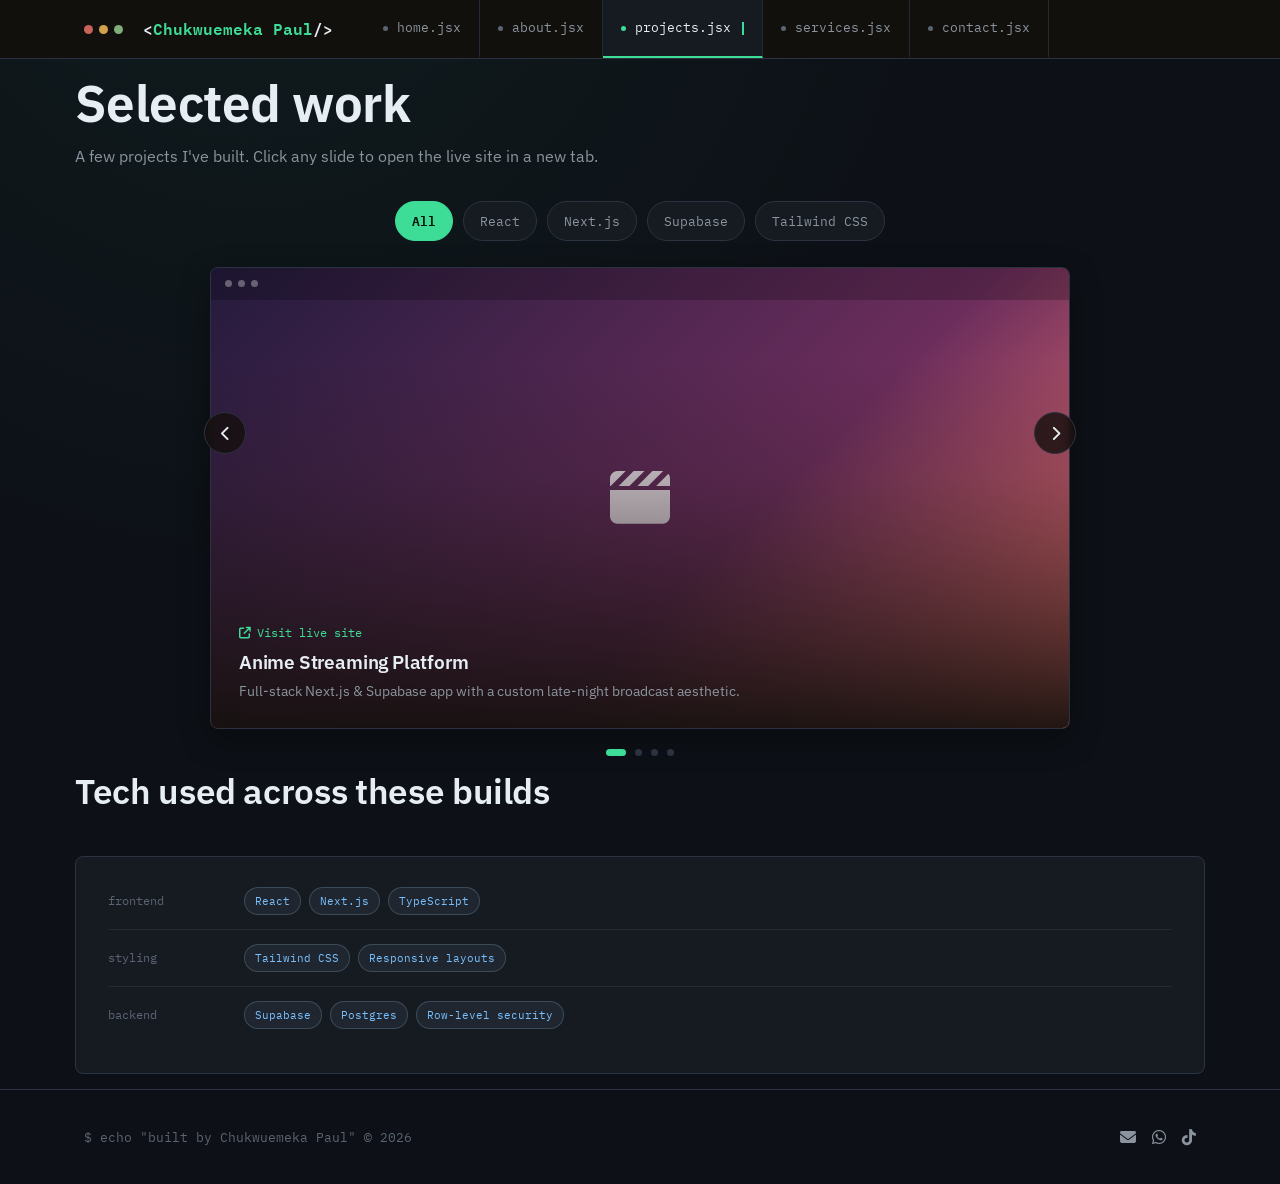
<file: Portfolio/projects.html>
<!DOCTYPE html>
<html lang="en">
<head>
<meta charset="UTF-8">
<meta name="viewport" content="width=device-width, initial-scale=1.0">
<title>Projects — Ojomah Chukwuemeka Paul</title>
<meta name="description" content="Selected frontend projects by Ojomah Chukwuemeka Paul — click any project to view it live.">
<link rel="icon" href="data:image/svg+xml,<svg xmlns=%22http://www.w3.org/2000/svg%22 viewBox=%220 0 100 100%22><text y=%22.9em%22 font-size=%2290%22 fill=%22%233ddc97%22>&lt;/&gt;</text></svg>">
<link rel="preconnect" href="https://fonts.googleapis.com">
<link href="https://fonts.googleapis.com/css2?family=IBM+Plex+Sans:wght@400;500;600;650&family=IBM+Plex+Mono:wght@400;500;600&display=swap" rel="stylesheet">
<link rel="stylesheet" href="https://cdnjs.cloudflare.com/ajax/libs/font-awesome/6.5.1/css/all.min.css">
<link rel="stylesheet" href="css/style.css">
</head>
<body>

<nav class="tab-bar">
  <div class="tab-bar-inner">
    <div class="editor-dots"><span></span><span></span><span></span></div>
    <div class="logo-mark">&lt;<span>Chukwuemeka Paul</span>/&gt;</div>
    <ul class="tabs" id="tabs">
      <li><a href="index.html" class="tab"><span class="tab-dot"></span>home.jsx</a></li>
      <li><a href="about.html" class="tab"><span class="tab-dot"></span>about.jsx</a></li>
      <li><a href="projects.html" class="tab active"><span class="tab-dot"></span>projects.jsx</a></li>
      <li><a href="services.html" class="tab"><span class="tab-dot"></span>services.jsx</a></li>
      <li><a href="contact.html" class="tab"><span class="tab-dot"></span>contact.jsx</a></li>
    </ul>
    <button class="menu-toggle" id="menuToggle" aria-label="Toggle menu"><i class="fa-solid fa-bars"></i></button>
  </div>
</nav>

<header class="container page-head reveal" style="padding:15px;">
  <h1>Selected work</h1>
  <p style="max-width:640px;">A few projects I've built. Click any slide to open the live site in a new tab.</p>
</header>

<section class="container">
  <div class="filter-bar reveal" role="group" aria-label="Filter projects by technology">
    <button class="filter-btn active" data-filter="all" type="button">All</button>
    <button class="filter-btn" data-filter="react" type="button">React</button>
    <button class="filter-btn" data-filter="nextjs" type="button">Next.js</button>
    <button class="filter-btn" data-filter="supabase" type="button">Supabase</button>
    <button class="filter-btn" data-filter="tailwind" type="button">Tailwind CSS</button>
  </div>

  <div class="carousel reveal" tabindex="0" aria-label="Project carousel">
    <div class="carousel-viewport">
      <div class="carousel-track">

        <!-- SLIDE 1 — replace data-url with the live project link -->
        <a class="slide" data-url="https://example.com/project-one" data-tech="react nextjs supabase tailwind" aria-label="Open Anime Streaming Platform project">
          <div class="slide-media slide-media--anime" role="img" aria-label="Anime streaming platform interface preview">
            <div class="slide-media-chrome"><span></span><span></span><span></span></div>
            <div class="slide-media-icon"><i class="fa-solid fa-clapperboard"></i></div>
          </div>
          <div class="slide-overlay">
            <span class="visit"><i class="fa-solid fa-arrow-up-right-from-square"></i> Visit live site</span>
            <h3>Anime Streaming Platform</h3>
            <p>Full-stack Next.js &amp; Supabase app with a custom late-night broadcast aesthetic.</p>
          </div>
        </a>

        <!-- SLIDE 2 -->
        <a class="slide" data-url="https://example.com/project-two" data-tech="react tailwind" aria-label="Open Client Business Site project">
          <div class="slide-media slide-media--business" role="img" aria-label="Local business website preview">
            <div class="slide-media-chrome"><span></span><span></span><span></span></div>
            <div class="slide-media-icon"><i class="fa-solid fa-shop"></i></div>
          </div>
          <div class="slide-overlay">
            <span class="visit"><i class="fa-solid fa-arrow-up-right-from-square"></i> Visit live site</span>
            <h3>Local Business Website</h3>
            <p>A responsive marketing site built to convert visits into enquiries for a small business.</p>
          </div>
        </a>

        <!-- SLIDE 3 -->
        <a class="slide" data-url="https://example.com/project-three" data-tech="react tailwind" aria-label="Open Portfolio Dashboard project">
          <div class="slide-media slide-media--dashboard" role="img" aria-label="Web app dashboard preview">
            <div class="slide-media-chrome"><span></span><span></span><span></span></div>
            <div class="slide-media-icon"><i class="fa-solid fa-gauge-high"></i></div>
          </div>
          <div class="slide-overlay">
            <span class="visit"><i class="fa-solid fa-arrow-up-right-from-square"></i> Visit live site</span>
            <h3>Product Dashboard UI</h3>
            <p>A data-dense dashboard interface focused on clarity and fast scanning.</p>
          </div>
        </a>

        <!-- SLIDE 4 -->
        <a class="slide" data-url="https://example.com/project-four" data-tech="react tailwind" aria-label="Open Landing Page project">
          <div class="slide-media slide-media--landing" role="img" aria-label="Landing page design preview">
            <div class="slide-media-chrome"><span></span><span></span><span></span></div>
            <div class="slide-media-icon"><i class="fa-solid fa-rocket"></i></div>
          </div>
          <div class="slide-overlay">
            <span class="visit"><i class="fa-solid fa-arrow-up-right-from-square"></i> Visit live site</span>
            <h3>Product Launch Landing Page</h3>
            <p>A single-page site built for speed and a clear conversion path.</p>
          </div>
        </a>

      </div>
    </div>
    <button class="carousel-arrow prev" aria-label="Previous project"><i class="fa-solid fa-chevron-left"></i></button>
    <button class="carousel-arrow next" aria-label="Next project"><i class="fa-solid fa-chevron-right"></i></button>
    <div class="carousel-dots"></div>
  </div>

  <!-- <p class="other-projects-note">// add more slides in projects.html — copy a &lt;a class="slide"&gt; block and update the media, text, data-url, and data-tech</p> -->
  <!-- Each slide currently shows a themed placeholder (.slide-media) instead of a
       real screenshot. To swap one in, replace the .slide-media div with:
       <img src="your-screenshot.jpg" alt="..."> and remove the placeholder classes. -->
</section>

<section class="container" style="padding:15px;">
  <div class="section-head reveal">
    <h2>Tech used across these builds</h2>
  </div>
  <div class="tech-panel reveal">
    <div class="tech-row">
      <span class="tech-label">frontend</span>
      <div class="tech-items"><span class="tag">React</span><span class="tag">Next.js</span><span class="tag">TypeScript</span></div>
    </div>
    <div class="tech-row">
      <span class="tech-label">styling</span>
      <div class="tech-items"><span class="tag">Tailwind CSS</span><span class="tag">Responsive layouts</span></div>
    </div>
    <div class="tech-row">
      <span class="tech-label">backend</span>
      <div class="tech-items"><span class="tag">Supabase</span><span class="tag">Postgres</span><span class="tag">Row-level security</span></div>
    </div>
  </div>
</section>

<footer>
  <div class="container footer-inner">
    <div class="prompt">$ echo "built by Chukwuemeka Paul" © <span data-year></span></div>
    <div class="footer-social">
      <a href="contact.html" aria-label="Gmail"><i class="fa-solid fa-envelope"></i></a>
      <a href="https://wa.me/08074926898" aria-label="WhatsApp"><i class="fa-brands fa-whatsapp"></i></a>
      <a href="https://tiktok.com/@chukwuemeka_paul" aria-label="TikTok"><i class="fa-brands fa-tiktok"></i></a>
      <!-- <a href="https://instagram.com/yourhandle" aria-label="Instagram"><i class="fa-brands fa-instagram"></i></a>
      <a href="https://facebook.com/yourhandle" aria-label="Facebook"><i class="fa-brands fa-facebook"></i></a> -->
    </div>
  </div>
</footer>

<script src="js/script.js"></script>
</body>
</html>
</file>
<file: css/style.css>
/* ==========================================================================
   PORTFOLIO — "EDITOR" THEME (v2)
   Reference: amber-phosphor terminal glow, single coherent type family
   (IBM Plex, at varying weights) — the way a real editor UI is typeset,
   not a mixed display/body/mono trio.
   ========================================================================== */

:root {
  --bg: #0d1117;
  --bg-panel: #161b22;
  --bg-panel-alt: #1b212b;
  --bg-elevated: #1f2733;
  --border: #2b3340;
  --border-soft: #232a35;

  --text-primary: #e6edf3;
  --text-muted: #8b949e;
  --text-faint: #5b6472;

  --accent: #3ddc97;      /* mint teal — keywords / primary actions */
  --accent-dim: #2a9d73;
  --accent-2: #ff7b72;    /* coral — secondary accent / tags */
  --accent-3: #ffb454;    /* amber — strings / highlights */
  --accent-4: #79c0ff;    /* soft blue — links / numbers */

  --radius: 8px;
  --radius-sm: 5px;
  --shadow: 0 10px 30px rgba(0,0,0,0.4);

  --font-display: "IBM Plex Sans", sans-serif;
  --font-body: "IBM Plex Sans", sans-serif;
  --font-mono: "IBM Plex Mono", monospace;

  --maxw: 1160px;
}

* { box-sizing: border-box; }
html { scroll-behavior: smooth; }

/* Body copy and form labels are dimmed intentionally on desktop against the
   dark background, but that same gray reads too low-contrast on mobile
   screens (smaller physical text, more outdoor/glare viewing). Lighten it
   specifically at mobile widths rather than site-wide, to keep the desktop
   "editor" mood intact. */
@media (max-width: 700px) {
  :root { --text-muted: #d1d5db; }
}

body {
  margin: 0;
  background: var(--bg);
  background-image: radial-gradient(circle at 20% -10%, rgba(61,220,151,0.05), transparent 42%);
  color: var(--text-primary);
  font-family: var(--font-body);
  font-weight: 400;
  line-height: 1.65;
  -webkit-font-smoothing: antialiased;
}

img { max-width: 100%; display: block; }
a { color: inherit; text-decoration: none; }
ul { list-style: none; margin: 0; padding: 0; }

::selection { background: var(--accent); color: #04140d; }

:focus-visible { outline: 2px solid var(--accent); outline-offset: 3px; }

.container { max-width: var(--maxw); margin: 0 auto; padding: 0 24px; }

.mono { font-family: var(--font-mono); }
.muted { color: var(--text-muted); }
.accent { color: var(--accent); }

section { padding: 84px 0; }
@media (max-width: 700px) { section { padding: 52px 0; } }

.eyebrow {
  font-family: var(--font-mono);
  font-size: 12.5px;
  color: var(--accent);
  letter-spacing: 0.02em;
  display: flex; align-items: center; gap: 10px;
  margin-bottom: 14px;
}
.eyebrow::before { content: "//"; color: var(--text-faint); }

h1, h2, h3, h4 {
  font-family: var(--font-display);
  font-weight: 600;
  line-height: 1.16;
  margin: 0 0 16px;
  letter-spacing: -0.01em;
}
h1 { font-size: clamp(2.1rem, 4.6vw, 3.2rem); font-weight: 650; }
h2 { font-size: clamp(1.6rem, 3.2vw, 2.2rem); }
h3 { font-size: 1.2rem; font-weight: 600; }
p { color: var(--text-muted); margin: 0 0 16px; font-weight: 400; }

.section-head { max-width: 640px; margin-bottom: 44px; }
.section-head p { font-size: 1rem; }

/* ---------------- Buttons ---------------- */
.btn {
  display: inline-flex; align-items: center; gap: 8px;
  font-family: var(--font-mono); font-size: 13.5px;
  padding: 12px 22px; border-radius: var(--radius-sm);
  border: 1px solid var(--border);
  cursor: pointer;
  transition: border-color 0.15s ease, background 0.15s ease, color 0.15s ease;
}
.btn-primary { background: var(--accent); color: #04140d; border-color: var(--accent); font-weight: 600; }
.btn-primary:hover { background: var(--accent-dim); border-color: var(--accent-dim); }
.btn-ghost { background: transparent; color: var(--text-primary); }
.btn-ghost:hover { border-color: var(--accent); color: var(--accent); }
.btn-row { display: flex; gap: 14px; flex-wrap: wrap; margin-top: 26px; }

/* ---------------- Tab-bar navigation ---------------- */
.tab-bar {
  position: sticky; top: 0; z-index: 100;
  background: rgba(20,16,13,0.94);
  backdrop-filter: blur(10px);
  border-bottom: 1px solid var(--border);
}
.tab-bar-inner {
  max-width: var(--maxw); margin: 0 auto; padding: 0 24px;
  display: flex; align-items: center; gap: 20px; height: 58px;
}
.editor-dots { display: flex; gap: 6px; flex-shrink: 0; }
.editor-dots span { width: 9px; height: 9px; border-radius: 50%; background: var(--border); }
.editor-dots span:nth-child(1) { background: #c9635a; }
.editor-dots span:nth-child(2) { background: #d4a24c; }
.editor-dots span:nth-child(3) { background: #7fae7a; }

.logo-mark { font-family: var(--font-mono); font-weight: 600; font-size: 16px; color: var(--text-primary); flex-shrink: 0; }
.logo-mark span { color: var(--accent); }

.tabs { display: flex; height: 100%; margin-left: 12px; overflow-x: auto; scrollbar-width: none; }
.tabs::-webkit-scrollbar { display: none; }

.tab {
  display: flex; align-items: center; gap: 9px; height: 100%;
  padding: 0 18px;
  font-family: var(--font-mono); font-size: 13px; color: var(--text-muted);
  border-right: 1px solid var(--border-soft);
  white-space: nowrap;
  border-bottom: 2px solid transparent;
  transition: color 0.15s ease, background 0.15s ease;
}
.tab-dot { width: 5px; height: 5px; border-radius: 50%; background: var(--text-faint); flex-shrink: 0; }
.tab:hover { color: var(--text-primary); background: var(--bg-panel); }
.tab.active { color: var(--text-primary); background: var(--bg-panel); border-bottom-color: var(--accent); }
.tab.active .tab-dot { background: var(--accent); }

/* signature motion: a blinking editor cursor after the active tab label */
.tab.active::after {
  content: "";
  display: inline-block;
  width: 2px; height: 13px;
  background: var(--accent);
  margin-left: 2px;
  animation: blink 1.1s step-end infinite;
}
@keyframes blink { 50% { opacity: 0; } }

.menu-toggle {
  display: none; margin-left: auto;
  background: none; border: 1px solid var(--border); color: var(--text-primary);
  border-radius: var(--radius-sm); width: 38px; height: 38px; font-size: 16px; cursor: pointer;
}

@media (max-width: 760px) {
  .tabs {
    position: absolute; top: 58px; left: 0; right: 0;
    flex-direction: column; height: auto;
    background: var(--bg-panel); border-bottom: 1px solid var(--border);
    display: none;
  }
  .tabs.open { display: flex; }
  .tab { height: 46px; border-right: none; border-bottom: 1px solid var(--border-soft); padding: 0 24px; }
  .tab.active { border-bottom: 1px solid var(--border-soft); border-left: 2px solid var(--accent); }
  .menu-toggle { display: block; }
  .logo-mark { margin-right: auto; }
}

/* ---------------- Hero ---------------- */
.hero { padding: 68px 0 92px; display: grid; grid-template-columns: 1.05fr 0.95fr; gap: 56px; align-items: center; }
@media (max-width: 900px) {
  .hero { grid-template-columns: 1fr; padding: 44px 0 60px; }
  .hero-visual { order: -1; }
}

.code-panel { background: var(--bg-panel); border: 1px solid var(--border); border-radius: var(--radius); box-shadow: var(--shadow); overflow: hidden; }
.code-panel-head {
  display: flex; align-items: center; gap: 8px; padding: 10px 14px;
  border-bottom: 1px solid var(--border);
  font-family: var(--font-mono); font-size: 12px; color: var(--text-faint);
}
.code-panel-head .editor-dots { margin-right: 6px; }
.code-panel-head .copy-btn { margin-left: auto; }

/* ---------------- Copy-to-clipboard button (code/json blocks) ---------------- */
.copy-btn {
  display: grid; place-items: center;
  width: 28px; height: 28px; flex-shrink: 0;
  background: var(--bg-elevated); border: 1px solid var(--border); color: var(--text-muted);
  border-radius: var(--radius-sm); font-size: 12px; cursor: pointer;
  transition: color 0.15s ease, border-color 0.15s ease;
}
.copy-btn:hover { color: var(--accent); border-color: var(--accent); }
.copy-btn.copied { color: var(--accent); border-color: var(--accent-dim); }
.json-block { position: relative; }
.json-block .copy-btn { position: absolute; top: 12px; right: 12px; }
.code-panel pre { margin: 0; padding: 22px 20px; font-family: var(--font-mono); font-size: 13px; line-height: 1.75; overflow-x: auto; white-space: pre; -webkit-overflow-scrolling: touch; }
@media (max-width: 480px) {
  .code-panel pre { padding: 16px 14px; font-size: 12px; }
  .json-block { padding: 20px 18px; font-size: 12.5px; }
}
.code-panel code { color: var(--text-muted); }
.tok-kw { color: var(--accent-2); }
.tok-fn { color: var(--accent-4); }
.tok-str { color: var(--accent-3); }
.tok-prop { color: var(--accent-4); }
.tok-punc { color: var(--text-faint); }
.tok-com { color: var(--text-faint); font-style: italic; }

.hero-visual { display: flex; flex-direction: column; align-items: center; text-align: center; }
.avatar-ring {
  width: 200px; height: 200px; border-radius: 50%;
  border: 3px solid var(--border);
  padding: 4px;
}
.avatar-ring .avatar-inner {
  width: 100%; height: 100%; border-radius: 50%; overflow: hidden;
  background: var(--bg-panel); border: 2px solid var(--bg);
}
.avatar-ring img { width: 100%; height: 100%; object-fit: cover; filter: grayscale(15%); }

.name-block h1 { margin-bottom: 6px; }
.role-line { font-family: var(--font-mono); color: var(--accent); font-size: 14.5px; margin-bottom: 18px; }
.status-chip {
  display: inline-flex; align-items: center; gap: 8px;
  font-family: var(--font-mono); font-size: 12px; color: var(--text-muted);
  border: 1px solid var(--border); border-radius: 999px; padding: 6px 14px; margin-bottom: 18px;
}
.status-chip .pulse { position: relative; width: 6px; height: 6px; border-radius: 50%; background: var(--accent); flex-shrink: 0; }
.status-chip .pulse::after {
  content: ""; position: absolute; inset: -4px; border-radius: 50%;
  border: 1px solid var(--accent);
  animation: ping 1.8s cubic-bezier(0, 0, 0.2, 1) infinite;
}
@keyframes ping {
  0% { transform: scale(0.7); opacity: 0.9; }
  75%, 100% { transform: scale(2.4); opacity: 0; }
}

@media (prefers-reduced-motion: reduce) {
  .tab.active::after, .reveal, .carousel-track, * { animation-duration: 0.001ms !important; transition-duration: 0.001ms !important; }
}

/* ---------------- Stack / JSON block ---------------- */
.json-block {
  background: var(--bg-panel); border: 1px solid var(--border); border-radius: var(--radius);
  padding: 26px 28px; font-family: var(--font-mono); font-size: 13.5px; overflow-x: auto;
}
.json-block .k { color: var(--accent-4); }
.json-block .s { color: var(--accent-3); }
.json-block .n { color: var(--accent-2); }
.json-block .brace { color: var(--text-faint); }

/* ---------------- Reason list (replaces generic 3-card grid) ---------------- */
.reason-list { display: flex; flex-direction: column; }
.reason-row {
  display: grid; grid-template-columns: 40px 1fr; gap: 20px;
  padding: 26px 0;
  border-top: 1px solid var(--border-soft);
}
.reason-list .reason-row:last-child { border-bottom: 1px solid var(--border-soft); }
.reason-row .r-icon { font-size: 17px; color: var(--accent); padding-top: 2px; }
.reason-row h3 { margin-bottom: 6px; }
.reason-row p { margin: 0; max-width: 560px; }
@media (max-width: 560px) { .reason-row { grid-template-columns: 28px 1fr; gap: 14px; } }

/* ---------------- Cards / grid ---------------- */
.grid { display: grid; gap: 22px; }
.grid-3 { grid-template-columns: repeat(3, 1fr); }
.grid-2 { grid-template-columns: repeat(2, 1fr); }
@media (max-width: 860px) { .grid-3, .grid-2 { grid-template-columns: 1fr; } }

.card {
  background: var(--bg-panel); border: 1px solid var(--border); border-radius: var(--radius);
  padding: 24px; transition: border-color 0.2s ease;
}
.card:hover { border-color: var(--accent-dim); }
.card .icon {
  width: 40px; height: 40px; display: grid; place-items: center;
  border-radius: var(--radius-sm); background: var(--bg-elevated); color: var(--accent);
  font-size: 17px; margin-bottom: 16px;
}
.tag-row { display: flex; flex-wrap: wrap; gap: 8px; margin-top: 14px; }
.scope-note { margin-top: 12px; font-size: 12.5px; color: var(--text-faint); }

/* ---------------- Currency toggle (Services page) ---------------- */
.currency-toggle-wrap { display: flex; justify-content: center; margin-bottom: 36px; }
.currency-toggle {
  display: inline-flex; gap: 4px; padding: 4px;
  background: var(--bg-panel); border: 1px solid var(--border); border-radius: 999px;
}
.currency-btn {
  font-family: var(--font-mono); font-size: 13px; color: var(--text-muted);
  background: transparent; border: none; border-radius: 999px;
  padding: 9px 20px; cursor: pointer; transition: color 0.15s ease, background 0.15s ease;
}
.currency-btn:hover { color: var(--text-primary); }
.currency-btn.active { background: var(--accent); color: #04140d; font-weight: 600; }

.price-tag {
  display: inline-flex;
  align-items: baseline;
  gap: 6px;
  font-family: var(--font-mono);
  font-size: 13px;
  color: var(--accent);
  border-top: 1px solid var(--border-soft);
  margin-top: 16px;
  padding-top: 14px;
}
.price-tag .amount { font-size: 16px; font-weight: 600; }
.price-tag .period { color: var(--text-faint); font-size: 11.5px; }
.tag {
  font-family: var(--font-mono); font-size: 11px; color: var(--accent-4);
  background: rgba(143,179,201,0.08); border: 1px solid rgba(143,179,201,0.25);
  padding: 4px 10px; border-radius: 999px;
}
/* Longer tag copy (e.g. the retainer's scope line) reads better as a soft
   chip than squeezed into a fully-rounded pill. */
.tag--wide { border-radius: var(--radius-sm); white-space: normal; line-height: 1.4; }

/* ---------------- Bento grid (services) ---------------- */
.bento { display: grid; grid-template-columns: repeat(6, 1fr); gap: 20px; }
.bento .card:nth-child(1) { grid-column: span 4; }
.bento .card:nth-child(2) { grid-column: span 2; }
.bento .card:nth-child(3) { grid-column: span 2; }
.bento .card:nth-child(4) { grid-column: span 4; }
.bento .card:nth-child(5) { grid-column: span 3; }
.bento .card:nth-child(6) { grid-column: span 3; }
@media (max-width: 860px) {
  .bento { grid-template-columns: 1fr; }
  .bento .card { grid-column: span 1 !important; }
}

/* ---------------- Horizontal process strip ---------------- */
.process-strip { display: grid; grid-template-columns: repeat(3, 1fr); gap: 0; position: relative; }
.process-strip::before {
  content: ""; position: absolute; top: 17px; left: 8%; right: 8%; height: 1px; background: var(--border);
}
.process-step { position: relative; padding: 0 20px; text-align: left; }
.process-step .num {
  display: inline-flex; align-items: center; justify-content: center;
  width: 34px; height: 34px; border-radius: 50%;
  background: var(--bg); border: 2px solid var(--accent);
  font-family: var(--font-mono); font-size: 13px; color: var(--accent);
  margin-bottom: 18px; position: relative; z-index: 2;
}
.process-step h3 { font-size: 16px; }
@media (max-width: 760px) {
  .process-strip { grid-template-columns: 1fr; gap: 30px; }
  .process-strip::before { display: none; }
}

/* ---------------- Wide tech panel (projects page) ---------------- */
.tech-panel {
  background: var(--bg-panel); border: 1px solid var(--border); border-radius: var(--radius);
  padding: 30px 32px;
}
.tech-panel .tech-row {
  display: flex; align-items: baseline; gap: 16px; flex-wrap: wrap;
  padding: 14px 0; border-top: 1px solid var(--border-soft);
}
.tech-panel .tech-row:first-child { border-top: none; padding-top: 0; }
.tech-panel .tech-label { font-family: var(--font-mono); font-size: 12px; color: var(--text-faint); width: 120px; flex-shrink: 0; }
.tech-panel .tech-items { display: flex; flex-wrap: wrap; gap: 8px; }

/* ---------------- Carousel ---------------- */
.carousel { position: relative; max-width: 860px; margin: 0 auto; }
.carousel-viewport { overflow: hidden; border-radius: var(--radius); border: 1px solid var(--border); box-shadow: var(--shadow); }
.carousel-track { display: flex; transition: transform 0.5s cubic-bezier(.65,.05,.36,1); }
.slide { min-width: 100%; position: relative; cursor: pointer; display: block; }
.slide img { width: 100%; height: 460px; object-fit: cover; display: block; filter: saturate(0.92); }
@media (max-width: 640px) { .slide img { height: 260px; } }

.slide-overlay {
  position: absolute; inset: 0;
  background: linear-gradient(0deg, rgba(20,16,13,0.94) 0%, rgba(20,16,13,0.2) 55%, transparent 80%);
  display: flex; flex-direction: column; justify-content: flex-end; padding: 26px 28px;
}
.slide-overlay .visit {
  font-family: var(--font-mono); font-size: 12px; color: var(--accent);
  display: inline-flex; align-items: center; gap: 6px; margin-bottom: 8px;
}
.slide-overlay h3 { margin-bottom: 6px; }
.slide-overlay p { margin: 0; font-size: 13.5px; }

.carousel-arrow {
  /* Anchored to the upper portion of the card, clear of the title/description
     text which lives in the overlay's bottom-anchored zone. */
  position: absolute; top: 34%; transform: translateY(-50%);
  width: 42px; height: 42px; border-radius: 50%;
  background: rgba(20,16,13,0.8); border: 1px solid var(--border); color: var(--text-primary);
  display: grid; place-items: center; cursor: pointer; font-size: 15px; z-index: 5;
  backdrop-filter: blur(4px);
}
.carousel-arrow:hover { border-color: var(--accent); color: var(--accent); }
.carousel-arrow.prev { left: -6px; }
.carousel-arrow.next { right: -6px; }
@media (max-width: 640px) {
  .carousel-arrow { top: 30%; width: 36px; height: 36px; font-size: 13px; }
  .carousel-arrow.prev { left: 8px; }
  .carousel-arrow.next { right: 8px; }
}

/* ---------------- Tech stack filter bar (Projects page) ---------------- */
.filter-bar { display: flex; flex-wrap: wrap; gap: 10px; justify-content: center; margin-bottom: 26px; }
.filter-btn {
  font-family: var(--font-mono); font-size: 12.5px; color: var(--text-muted);
  background: var(--bg-panel); border: 1px solid var(--border); border-radius: 999px;
  padding: 8px 16px; cursor: pointer; transition: color 0.15s ease, border-color 0.15s ease, background 0.15s ease;
}
.filter-btn:hover { color: var(--text-primary); border-color: var(--accent-dim); }
.filter-btn.active { color: #04140d; background: var(--accent); border-color: var(--accent); font-weight: 600; }

/* ---------------- Slide media placeholders (Projects page) ----------------
   Themed mockup panels standing in for real screenshots, so each project
   reads as belonging to its own domain instead of a random stock photo. */
.slide-media { width: 100%; height: 460px; position: relative; overflow: hidden; }
@media (max-width: 640px) { .slide-media { height: 260px; } }
.slide-media-chrome {
  position: absolute; top: 0; left: 0; right: 0; height: 32px;
  display: flex; align-items: center; gap: 6px; padding: 0 14px;
  background: rgba(0,0,0,0.22);
}
.slide-media-chrome span { width: 7px; height: 7px; border-radius: 50%; background: rgba(255,255,255,0.32); }
.slide-media-icon {
  position: absolute; inset: 0; display: grid; place-items: center;
  font-size: 60px; color: rgba(255,255,255,0.8);
}
@media (max-width: 640px) { .slide-media-icon { font-size: 40px; } }
.slide-media--anime { background: linear-gradient(135deg, #241b3d, #6b2d5c 60%, #ff7b72); }
.slide-media--business { background: linear-gradient(135deg, #0f2e28, #1c6b54, #3ddc97); }
.slide-media--dashboard { background: linear-gradient(135deg, #12202f, #1f4566, #79c0ff); }
.slide-media--landing { background: linear-gradient(135deg, #2c210f, #8a5a20, #ffb454); }

.carousel-dots { display: flex; justify-content: center; gap: 9px; margin-top: 20px; }
.carousel-dots button { width: 7px; height: 7px; border-radius: 50%; border: none; background: var(--border); cursor: pointer; padding: 0; }
.carousel-dots button.active { background: var(--accent); width: 20px; border-radius: 4px; }

.other-projects-note { text-align: center; margin-top: 32px; font-family: var(--font-mono); font-size: 12.5px; color: var(--text-faint); }

/* ---------------- Git-log timeline (About page only) ---------------- */
.git-log { border-left: 2px solid var(--border); margin-left: 8px; }
.commit { position: relative; padding: 4px 0 30px 30px; }
.commit::before {
  content: ""; position: absolute; left: -7px; top: 4px;
  width: 11px; height: 11px; border-radius: 50%;
  background: var(--bg); border: 2px solid var(--accent);
}
.commit .hash { font-family: var(--font-mono); font-size: 11.5px; color: var(--accent-4); }
.commit .date { font-family: var(--font-mono); font-size: 11.5px; color: var(--text-faint); margin-left: 10px; }
.commit h3 { margin: 8px 0 6px; font-size: 16.5px; }
.commit p { margin: 0; }

/* ---------------- Testimonials ---------------- */
.terminal { background: var(--bg-panel); border: 1px solid var(--border); border-radius: var(--radius); padding: 24px 26px; font-family: var(--font-mono); font-size: 13.5px; }
.terminal p { color: var(--text-muted); margin: 0 0 10px; }
.terminal .who { color: var(--accent-3); }

/* ---------------- Contact ---------------- */
.contact-grid { display: grid; grid-template-columns: 1fr 1fr; gap: 44px; align-items: start; }
@media (max-width: 860px) { .contact-grid { grid-template-columns: 1fr; } }

.social-grid { display: grid; grid-template-columns: repeat(2, 1fr); gap: 16px; }
@media (max-width: 480px) { .social-grid { grid-template-columns: 1fr; } }

.social-card {
  display: flex; align-items: center; gap: 14px; padding: 18px 20px;
  background: var(--bg-panel); border: 1px solid var(--border); border-radius: var(--radius);
  transition: border-color 0.15s ease;
}
.social-card:hover { border-color: var(--accent-dim); }
.social-card .icon-circle {
  width: 42px; height: 42px; border-radius: 50%; display: grid; place-items: center;
  background: var(--bg-elevated); font-size: 18px; flex-shrink: 0;
}
.social-card small { display: block; color: var(--text-faint); font-family: var(--font-mono); font-size: 11px; }
.social-card strong { font-size: 14.5px; }

.icon-circle.gmail { color: var(--accent); }
.icon-circle.whatsapp { color: var(--accent-2); }
.icon-circle.tiktok { color: var(--text-primary); }
.icon-circle.instagram { color: var(--accent-3); }
.icon-circle.facebook { color: var(--accent-4); }

.form-panel { background: var(--bg-panel); border: 1px solid var(--border); border-radius: var(--radius); padding: 28px; }
.field { margin-bottom: 18px; }
.field label { display: block; font-family: var(--font-mono); font-size: 12px; color: var(--text-muted); margin-bottom: 7px; }
.field input, .field textarea {
  width: 100%; background: var(--bg); border: 1px solid var(--border); border-radius: var(--radius-sm);
  padding: 12px 14px; color: var(--text-primary); font-family: var(--font-body); font-size: 14px; resize: vertical;
}
.field input:focus, .field textarea:focus { border-color: var(--accent); outline: none; }
.field input::placeholder, .field textarea::placeholder { color: var(--text-muted); opacity: 1; }

/* ---------------- Service cost estimator ---------------- */
.estimator {
  background: var(--bg-panel); border: 1px solid var(--border); border-radius: var(--radius);
  padding: 8px 28px; max-width: 640px; margin: 0 auto;
}
.estimator-option {
  display: flex; align-items: center; gap: 14px; padding: 18px 0;
  border-top: 1px solid var(--border-soft); cursor: pointer;
}
.estimator-option:first-child { border-top: none; }
.estimator-option input { width: 18px; height: 18px; accent-color: var(--accent); flex-shrink: 0; cursor: pointer; }
.estimator-option .option-name { flex: 1; color: var(--text-primary); font-size: 14.5px; }
.estimator-option .option-amount { font-family: var(--font-mono); font-size: 13px; color: var(--text-faint); }
.estimator-total {
  display: flex; justify-content: space-between; align-items: baseline;
  border-top: 1px solid var(--border); margin-top: 4px; padding: 20px 0;
  font-family: var(--font-mono);
}
.estimator-total span { color: var(--text-muted); font-size: 13px; }
.estimator-total strong { font-size: 22px; color: var(--accent); }
.estimator-note { text-align: center; margin-top: 14px; font-size: 12.5px; color: var(--text-faint); }

.note-box { margin-top: 18px; font-family: var(--font-mono); font-size: 11.5px; color: var(--text-faint); border-left: 2px solid var(--border); padding-left: 12px; }

/* ---------------- Footer ---------------- */
footer { border-top: 1px solid var(--border); padding: 34px 0; }
.footer-inner { display: flex; justify-content: space-between; align-items: center; flex-wrap: wrap; gap: 16px; }
.footer-inner .prompt { font-family: var(--font-mono); font-size: 12.5px; color: var(--text-faint); }
.footer-social { display: flex; gap: 16px; }
.footer-social a { color: var(--text-muted); font-size: 16px; transition: color 0.15s ease; }
.footer-social a:hover { color: var(--accent); }

/* ---------------- Reveal on scroll ---------------- */
.reveal { opacity: 0; transform: translateY(14px); transition: opacity 0.5s ease, transform 0.5s ease; }
.reveal.in { opacity: 1; transform: translateY(0); }

/* ---------------- Page hero (non-home pages) ---------------- */
.page-head { padding: 60px 0 20px; }
.page-head h1 { margin-bottom: 10px; }
</file>
<file: Portfolio/css/style.css>
/* ==========================================================================
   PORTFOLIO — "EDITOR" THEME (v2)
   Reference: amber-phosphor terminal glow, single coherent type family
   (IBM Plex, at varying weights) — the way a real editor UI is typeset,
   not a mixed display/body/mono trio.
   ========================================================================== */

:root {
  --bg: #0d1117;
  --bg-panel: #161b22;
  --bg-panel-alt: #1b212b;
  --bg-elevated: #1f2733;
  --border: #2b3340;
  --border-soft: #232a35;

  --text-primary: #e6edf3;
  --text-muted: #8b949e;
  --text-faint: #5b6472;

  --accent: #3ddc97;      /* mint teal — keywords / primary actions */
  --accent-dim: #2a9d73;
  --accent-2: #ff7b72;    /* coral — secondary accent / tags */
  --accent-3: #ffb454;    /* amber — strings / highlights */
  --accent-4: #79c0ff;    /* soft blue — links / numbers */

  --radius: 8px;
  --radius-sm: 5px;
  --shadow: 0 10px 30px rgba(0,0,0,0.4);

  --font-display: "IBM Plex Sans", sans-serif;
  --font-body: "IBM Plex Sans", sans-serif;
  --font-mono: "IBM Plex Mono", monospace;

  --maxw: 1160px;
}

* { box-sizing: border-box; }
html { scroll-behavior: smooth; }

/* Body copy and form labels are dimmed intentionally on desktop against the
   dark background, but that same gray reads too low-contrast on mobile
   screens (smaller physical text, more outdoor/glare viewing). Lighten it
   specifically at mobile widths rather than site-wide, to keep the desktop
   "editor" mood intact. */
@media (max-width: 700px) {
  :root { --text-muted: #d1d5db; }
}

body {
  margin: 0;
  background: var(--bg);
  background-image: radial-gradient(circle at 20% -10%, rgba(61,220,151,0.05), transparent 42%);
  color: var(--text-primary);
  font-family: var(--font-body);
  font-weight: 400;
  line-height: 1.65;
  -webkit-font-smoothing: antialiased;
}

img { max-width: 100%; display: block; }
a { color: inherit; text-decoration: none; }
ul { list-style: none; margin: 0; padding: 0; }

::selection { background: var(--accent); color: #04140d; }

:focus-visible { outline: 2px solid var(--accent); outline-offset: 3px; }

.container { max-width: var(--maxw); margin: 0 auto; padding: 0 24px; }

.mono { font-family: var(--font-mono); }
.muted { color: var(--text-muted); }
.accent { color: var(--accent); }

section { padding: 84px 0; }
@media (max-width: 700px) { section { padding: 52px 0; } }

.eyebrow {
  font-family: var(--font-mono);
  font-size: 12.5px;
  color: var(--accent);
  letter-spacing: 0.02em;
  display: flex; align-items: center; gap: 10px;
  margin-bottom: 14px;
}
.eyebrow::before { content: "//"; color: var(--text-faint); }

h1, h2, h3, h4 {
  font-family: var(--font-display);
  font-weight: 600;
  line-height: 1.16;
  margin: 0 0 16px;
  letter-spacing: -0.01em;
}
h1 { font-size: clamp(2.1rem, 4.6vw, 3.2rem); font-weight: 650; }
h2 { font-size: clamp(1.6rem, 3.2vw, 2.2rem); }
h3 { font-size: 1.2rem; font-weight: 600; }
p { color: var(--text-muted); margin: 0 0 16px; font-weight: 400; }

.section-head { max-width: 640px; margin-bottom: 44px; }
.section-head p { font-size: 1rem; }

/* ---------------- Buttons ---------------- */
.btn {
  display: inline-flex; align-items: center; gap: 8px;
  font-family: var(--font-mono); font-size: 13.5px;
  padding: 12px 22px; border-radius: var(--radius-sm);
  border: 1px solid var(--border);
  cursor: pointer;
  transition: border-color 0.15s ease, background 0.15s ease, color 0.15s ease;
}
.btn-primary { background: var(--accent); color: #04140d; border-color: var(--accent); font-weight: 600; }
.btn-primary:hover { background: var(--accent-dim); border-color: var(--accent-dim); }
.btn-ghost { background: transparent; color: var(--text-primary); }
.btn-ghost:hover { border-color: var(--accent); color: var(--accent); }
.btn-row { display: flex; gap: 14px; flex-wrap: wrap; margin-top: 26px; }

/* ---------------- Tab-bar navigation ---------------- */
.tab-bar {
  position: sticky; top: 0; z-index: 100;
  background: rgba(20,16,13,0.94);
  backdrop-filter: blur(10px);
  border-bottom: 1px solid var(--border);
}
.tab-bar-inner {
  max-width: var(--maxw); margin: 0 auto; padding: 0 24px;
  display: flex; align-items: center; gap: 20px; height: 58px;
}
.editor-dots { display: flex; gap: 6px; flex-shrink: 0; }
.editor-dots span { width: 9px; height: 9px; border-radius: 50%; background: var(--border); }
.editor-dots span:nth-child(1) { background: #c9635a; }
.editor-dots span:nth-child(2) { background: #d4a24c; }
.editor-dots span:nth-child(3) { background: #7fae7a; }

.logo-mark { font-family: var(--font-mono); font-weight: 600; font-size: 16px; color: var(--text-primary); flex-shrink: 0; }
.logo-mark span { color: var(--accent); }

.tabs { display: flex; height: 100%; margin-left: 12px; overflow-x: auto; scrollbar-width: none; }
.tabs::-webkit-scrollbar { display: none; }

.tab {
  display: flex; align-items: center; gap: 9px; height: 100%;
  padding: 0 18px;
  font-family: var(--font-mono); font-size: 13px; color: var(--text-muted);
  border-right: 1px solid var(--border-soft);
  white-space: nowrap;
  border-bottom: 2px solid transparent;
  transition: color 0.15s ease, background 0.15s ease;
}
.tab-dot { width: 5px; height: 5px; border-radius: 50%; background: var(--text-faint); flex-shrink: 0; }
.tab:hover { color: var(--text-primary); background: var(--bg-panel); }
.tab.active { color: var(--text-primary); background: var(--bg-panel); border-bottom-color: var(--accent); }
.tab.active .tab-dot { background: var(--accent); }

/* signature motion: a blinking editor cursor after the active tab label */
.tab.active::after {
  content: "";
  display: inline-block;
  width: 2px; height: 13px;
  background: var(--accent);
  margin-left: 2px;
  animation: blink 1.1s step-end infinite;
}
@keyframes blink { 50% { opacity: 0; } }

.menu-toggle {
  display: none; margin-left: auto;
  background: none; border: 1px solid var(--border); color: var(--text-primary);
  border-radius: var(--radius-sm); width: 38px; height: 38px; font-size: 16px; cursor: pointer;
}

@media (max-width: 760px) {
  .tabs {
    position: absolute; top: 58px; left: 0; right: 0;
    flex-direction: column; height: auto;
    background: var(--bg-panel); border-bottom: 1px solid var(--border);
    display: none;
  }
  .tabs.open { display: flex; }
  .tab { height: 46px; border-right: none; border-bottom: 1px solid var(--border-soft); padding: 0 24px; }
  .tab.active { border-bottom: 1px solid var(--border-soft); border-left: 2px solid var(--accent); }
  .menu-toggle { display: block; }
  .logo-mark { margin-right: auto; }
}

/* ---------------- Hero ---------------- */
.hero { padding: 68px 0 92px; display: grid; grid-template-columns: 1.05fr 0.95fr; gap: 56px; align-items: center; }
@media (max-width: 900px) {
  .hero { grid-template-columns: 1fr; padding: 44px 0 60px; }
  .hero-visual { order: -1; }
}

.code-panel { background: var(--bg-panel); border: 1px solid var(--border); border-radius: var(--radius); box-shadow: var(--shadow); overflow: hidden; }
.code-panel-head {
  display: flex; align-items: center; gap: 8px; padding: 10px 14px;
  border-bottom: 1px solid var(--border);
  font-family: var(--font-mono); font-size: 12px; color: var(--text-faint);
}
.code-panel-head .editor-dots { margin-right: 6px; }
.code-panel-head .copy-btn { margin-left: auto; }

/* ---------------- Copy-to-clipboard button (code/json blocks) ---------------- */
.copy-btn {
  display: grid; place-items: center;
  width: 28px; height: 28px; flex-shrink: 0;
  background: var(--bg-elevated); border: 1px solid var(--border); color: var(--text-muted);
  border-radius: var(--radius-sm); font-size: 12px; cursor: pointer;
  transition: color 0.15s ease, border-color 0.15s ease;
}
.copy-btn:hover { color: var(--accent); border-color: var(--accent); }
.copy-btn.copied { color: var(--accent); border-color: var(--accent-dim); }
.json-block { position: relative; }
.json-block .copy-btn { position: absolute; top: 12px; right: 12px; }
.code-panel pre { margin: 0; padding: 22px 20px; font-family: var(--font-mono); font-size: 13px; line-height: 1.75; overflow-x: auto; white-space: pre; -webkit-overflow-scrolling: touch; }
@media (max-width: 480px) {
  .code-panel pre { padding: 16px 14px; font-size: 12px; }
  .json-block { padding: 20px 18px; font-size: 12.5px; }
}
.code-panel code { color: var(--text-muted); }
.tok-kw { color: var(--accent-2); }
.tok-fn { color: var(--accent-4); }
.tok-str { color: var(--accent-3); }
.tok-prop { color: var(--accent-4); }
.tok-punc { color: var(--text-faint); }
.tok-com { color: var(--text-faint); font-style: italic; }

.hero-visual { display: flex; flex-direction: column; align-items: center; text-align: center; }
.avatar-ring {
  width: 200px; height: 200px; border-radius: 50%;
  border: 3px solid var(--border);
  padding: 4px;
}
.avatar-ring .avatar-inner {
  width: 100%; height: 100%; border-radius: 50%; overflow: hidden;
  background: var(--bg-panel); border: 2px solid var(--bg);
}
.avatar-ring img { width: 100%; height: 100%; object-fit: cover; filter: grayscale(15%); }

.name-block h1 { margin-bottom: 6px; }
.role-line { font-family: var(--font-mono); color: var(--accent); font-size: 14.5px; margin-bottom: 18px; }
.status-chip {
  display: inline-flex; align-items: center; gap: 8px;
  font-family: var(--font-mono); font-size: 12px; color: var(--text-muted);
  border: 1px solid var(--border); border-radius: 999px; padding: 6px 14px; margin-bottom: 18px;
}
.status-chip .pulse { position: relative; width: 6px; height: 6px; border-radius: 50%; background: var(--accent); flex-shrink: 0; }
.status-chip .pulse::after {
  content: ""; position: absolute; inset: -4px; border-radius: 50%;
  border: 1px solid var(--accent);
  animation: ping 1.8s cubic-bezier(0, 0, 0.2, 1) infinite;
}
@keyframes ping {
  0% { transform: scale(0.7); opacity: 0.9; }
  75%, 100% { transform: scale(2.4); opacity: 0; }
}

@media (prefers-reduced-motion: reduce) {
  .tab.active::after, .reveal, .carousel-track, * { animation-duration: 0.001ms !important; transition-duration: 0.001ms !important; }
}

/* ---------------- Stack / JSON block ---------------- */
.json-block {
  background: var(--bg-panel); border: 1px solid var(--border); border-radius: var(--radius);
  padding: 26px 28px; font-family: var(--font-mono); font-size: 13.5px; overflow-x: auto;
}
.json-block .k { color: var(--accent-4); }
.json-block .s { color: var(--accent-3); }
.json-block .n { color: var(--accent-2); }
.json-block .brace { color: var(--text-faint); }

/* ---------------- Reason list (replaces generic 3-card grid) ---------------- */
.reason-list { display: flex; flex-direction: column; }
.reason-row {
  display: grid; grid-template-columns: 40px 1fr; gap: 20px;
  padding: 26px 0;
  border-top: 1px solid var(--border-soft);
}
.reason-list .reason-row:last-child { border-bottom: 1px solid var(--border-soft); }
.reason-row .r-icon { font-size: 17px; color: var(--accent); padding-top: 2px; }
.reason-row h3 { margin-bottom: 6px; }
.reason-row p { margin: 0; max-width: 560px; }
@media (max-width: 560px) { .reason-row { grid-template-columns: 28px 1fr; gap: 14px; } }

/* ---------------- Cards / grid ---------------- */
.grid { display: grid; gap: 22px; }
.grid-3 { grid-template-columns: repeat(3, 1fr); }
.grid-2 { grid-template-columns: repeat(2, 1fr); }
@media (max-width: 860px) { .grid-3, .grid-2 { grid-template-columns: 1fr; } }

.card {
  background: var(--bg-panel); border: 1px solid var(--border); border-radius: var(--radius);
  padding: 24px; transition: border-color 0.2s ease;
}
.card:hover { border-color: var(--accent-dim); }
.card .icon {
  width: 40px; height: 40px; display: grid; place-items: center;
  border-radius: var(--radius-sm); background: var(--bg-elevated); color: var(--accent);
  font-size: 17px; margin-bottom: 16px;
}
.tag-row { display: flex; flex-wrap: wrap; gap: 8px; margin-top: 14px; }
.scope-note { margin-top: 12px; font-size: 12.5px; color: var(--text-faint); }

/* ---------------- Currency toggle (Services page) ---------------- */
.currency-toggle-wrap { display: flex; justify-content: center; margin-bottom: 36px; }
.currency-toggle {
  display: inline-flex; gap: 4px; padding: 4px;
  background: var(--bg-panel); border: 1px solid var(--border); border-radius: 999px;
}
.currency-btn {
  font-family: var(--font-mono); font-size: 13px; color: var(--text-muted);
  background: transparent; border: none; border-radius: 999px;
  padding: 9px 20px; cursor: pointer; transition: color 0.15s ease, background 0.15s ease;
}
.currency-btn:hover { color: var(--text-primary); }
.currency-btn.active { background: var(--accent); color: #04140d; font-weight: 600; }

.price-tag {
  display: inline-flex;
  align-items: baseline;
  gap: 6px;
  font-family: var(--font-mono);
  font-size: 13px;
  color: var(--accent);
  border-top: 1px solid var(--border-soft);
  margin-top: 16px;
  padding-top: 14px;
}
.price-tag .amount { font-size: 16px; font-weight: 600; }
.price-tag .period { color: var(--text-faint); font-size: 11.5px; }
.tag {
  font-family: var(--font-mono); font-size: 11px; color: var(--accent-4);
  background: rgba(143,179,201,0.08); border: 1px solid rgba(143,179,201,0.25);
  padding: 4px 10px; border-radius: 999px;
}
/* Longer tag copy (e.g. the retainer's scope line) reads better as a soft
   chip than squeezed into a fully-rounded pill. */
.tag--wide { border-radius: var(--radius-sm); white-space: normal; line-height: 1.4; }

/* ---------------- Bento grid (services) ---------------- */
.bento { display: grid; grid-template-columns: repeat(6, 1fr); gap: 20px; }
.bento .card:nth-child(1) { grid-column: span 4; }
.bento .card:nth-child(2) { grid-column: span 2; }
.bento .card:nth-child(3) { grid-column: span 2; }
.bento .card:nth-child(4) { grid-column: span 4; }
.bento .card:nth-child(5) { grid-column: span 3; }
.bento .card:nth-child(6) { grid-column: span 3; }
@media (max-width: 860px) {
  .bento { grid-template-columns: 1fr; }
  .bento .card { grid-column: span 1 !important; }
}

/* ---------------- Horizontal process strip ---------------- */
.process-strip { display: grid; grid-template-columns: repeat(3, 1fr); gap: 0; position: relative; }
.process-strip::before {
  content: ""; position: absolute; top: 17px; left: 8%; right: 8%; height: 1px; background: var(--border);
}
.process-step { position: relative; padding: 0 20px; text-align: left; }
.process-step .num {
  display: inline-flex; align-items: center; justify-content: center;
  width: 34px; height: 34px; border-radius: 50%;
  background: var(--bg); border: 2px solid var(--accent);
  font-family: var(--font-mono); font-size: 13px; color: var(--accent);
  margin-bottom: 18px; position: relative; z-index: 2;
}
.process-step h3 { font-size: 16px; }
@media (max-width: 760px) {
  .process-strip { grid-template-columns: 1fr; gap: 30px; }
  .process-strip::before { display: none; }
}

/* ---------------- Wide tech panel (projects page) ---------------- */
.tech-panel {
  background: var(--bg-panel); border: 1px solid var(--border); border-radius: var(--radius);
  padding: 30px 32px;
}
.tech-panel .tech-row {
  display: flex; align-items: baseline; gap: 16px; flex-wrap: wrap;
  padding: 14px 0; border-top: 1px solid var(--border-soft);
}
.tech-panel .tech-row:first-child { border-top: none; padding-top: 0; }
.tech-panel .tech-label { font-family: var(--font-mono); font-size: 12px; color: var(--text-faint); width: 120px; flex-shrink: 0; }
.tech-panel .tech-items { display: flex; flex-wrap: wrap; gap: 8px; }

/* ---------------- Carousel ---------------- */
.carousel { position: relative; max-width: 860px; margin: 0 auto; }
.carousel-viewport { overflow: hidden; border-radius: var(--radius); border: 1px solid var(--border); box-shadow: var(--shadow); }
.carousel-track { display: flex; transition: transform 0.5s cubic-bezier(.65,.05,.36,1); }
.slide { min-width: 100%; position: relative; cursor: pointer; display: block; }
.slide img { width: 100%; height: 460px; object-fit: cover; display: block; filter: saturate(0.92); }
@media (max-width: 640px) { .slide img { height: 260px; } }

.slide-overlay {
  position: absolute; inset: 0;
  background: linear-gradient(0deg, rgba(20,16,13,0.94) 0%, rgba(20,16,13,0.2) 55%, transparent 80%);
  display: flex; flex-direction: column; justify-content: flex-end; padding: 26px 28px;
}
.slide-overlay .visit {
  font-family: var(--font-mono); font-size: 12px; color: var(--accent);
  display: inline-flex; align-items: center; gap: 6px; margin-bottom: 8px;
}
.slide-overlay h3 { margin-bottom: 6px; }
.slide-overlay p { margin: 0; font-size: 13.5px; }

.carousel-arrow {
  /* Anchored to the upper portion of the card, clear of the title/description
     text which lives in the overlay's bottom-anchored zone. */
  position: absolute; top: 34%; transform: translateY(-50%);
  width: 42px; height: 42px; border-radius: 50%;
  background: rgba(20,16,13,0.8); border: 1px solid var(--border); color: var(--text-primary);
  display: grid; place-items: center; cursor: pointer; font-size: 15px; z-index: 5;
  backdrop-filter: blur(4px);
}
.carousel-arrow:hover { border-color: var(--accent); color: var(--accent); }
.carousel-arrow.prev { left: -6px; }
.carousel-arrow.next { right: -6px; }
@media (max-width: 640px) {
  .carousel-arrow { top: 30%; width: 36px; height: 36px; font-size: 13px; }
  .carousel-arrow.prev { left: 8px; }
  .carousel-arrow.next { right: 8px; }
}

/* ---------------- Tech stack filter bar (Projects page) ---------------- */
.filter-bar { display: flex; flex-wrap: wrap; gap: 10px; justify-content: center; margin-bottom: 26px; }
.filter-btn {
  font-family: var(--font-mono); font-size: 12.5px; color: var(--text-muted);
  background: var(--bg-panel); border: 1px solid var(--border); border-radius: 999px;
  padding: 8px 16px; cursor: pointer; transition: color 0.15s ease, border-color 0.15s ease, background 0.15s ease;
}
.filter-btn:hover { color: var(--text-primary); border-color: var(--accent-dim); }
.filter-btn.active { color: #04140d; background: var(--accent); border-color: var(--accent); font-weight: 600; }

/* ---------------- Slide media placeholders (Projects page) ----------------
   Themed mockup panels standing in for real screenshots, so each project
   reads as belonging to its own domain instead of a random stock photo. */
.slide-media { width: 100%; height: 460px; position: relative; overflow: hidden; }
@media (max-width: 640px) { .slide-media { height: 260px; } }
.slide-media-chrome {
  position: absolute; top: 0; left: 0; right: 0; height: 32px;
  display: flex; align-items: center; gap: 6px; padding: 0 14px;
  background: rgba(0,0,0,0.22);
}
.slide-media-chrome span { width: 7px; height: 7px; border-radius: 50%; background: rgba(255,255,255,0.32); }
.slide-media-icon {
  position: absolute; inset: 0; display: grid; place-items: center;
  font-size: 60px; color: rgba(255,255,255,0.8);
}
@media (max-width: 640px) { .slide-media-icon { font-size: 40px; } }
.slide-media--anime { background: linear-gradient(135deg, #241b3d, #6b2d5c 60%, #ff7b72); }
.slide-media--business { background: linear-gradient(135deg, #0f2e28, #1c6b54, #3ddc97); }
.slide-media--dashboard { background: linear-gradient(135deg, #12202f, #1f4566, #79c0ff); }
.slide-media--landing { background: linear-gradient(135deg, #2c210f, #8a5a20, #ffb454); }

.carousel-dots { display: flex; justify-content: center; gap: 9px; margin-top: 20px; }
.carousel-dots button { width: 7px; height: 7px; border-radius: 50%; border: none; background: var(--border); cursor: pointer; padding: 0; }
.carousel-dots button.active { background: var(--accent); width: 20px; border-radius: 4px; }

.other-projects-note { text-align: center; margin-top: 32px; font-family: var(--font-mono); font-size: 12.5px; color: var(--text-faint); }

/* ---------------- Git-log timeline (About page only) ---------------- */
.git-log { border-left: 2px solid var(--border); margin-left: 8px; }
.commit { position: relative; padding: 4px 0 30px 30px; }
.commit::before {
  content: ""; position: absolute; left: -7px; top: 4px;
  width: 11px; height: 11px; border-radius: 50%;
  background: var(--bg); border: 2px solid var(--accent);
}
.commit .hash { font-family: var(--font-mono); font-size: 11.5px; color: var(--accent-4); }
.commit .date { font-family: var(--font-mono); font-size: 11.5px; color: var(--text-faint); margin-left: 10px; }
.commit h3 { margin: 8px 0 6px; font-size: 16.5px; }
.commit p { margin: 0; }

/* ---------------- Testimonials ---------------- */
.terminal { background: var(--bg-panel); border: 1px solid var(--border); border-radius: var(--radius); padding: 24px 26px; font-family: var(--font-mono); font-size: 13.5px; }
.terminal p { color: var(--text-muted); margin: 0 0 10px; }
.terminal .who { color: var(--accent-3); }

/* ---------------- Contact ---------------- */
.contact-grid { display: grid; grid-template-columns: 1fr 1fr; gap: 44px; align-items: start; }
@media (max-width: 860px) { .contact-grid { grid-template-columns: 1fr; } }

.social-grid { display: grid; grid-template-columns: repeat(2, 1fr); gap: 16px; }
@media (max-width: 480px) { .social-grid { grid-template-columns: 1fr; } }

.social-card {
  display: flex; align-items: center; gap: 14px; padding: 18px 20px;
  background: var(--bg-panel); border: 1px solid var(--border); border-radius: var(--radius);
  transition: border-color 0.15s ease;
}
.social-card:hover { border-color: var(--accent-dim); }
.social-card .icon-circle {
  width: 42px; height: 42px; border-radius: 50%; display: grid; place-items: center;
  background: var(--bg-elevated); font-size: 18px; flex-shrink: 0;
}
.social-card small { display: block; color: var(--text-faint); font-family: var(--font-mono); font-size: 11px; }
.social-card strong { font-size: 14.5px; }

.icon-circle.gmail { color: var(--accent); }
.icon-circle.whatsapp { color: var(--accent-2); }
.icon-circle.tiktok { color: var(--text-primary); }
.icon-circle.instagram { color: var(--accent-3); }
.icon-circle.facebook { color: var(--accent-4); }

.form-panel { background: var(--bg-panel); border: 1px solid var(--border); border-radius: var(--radius); padding: 28px; }
.field { margin-bottom: 18px; }
.field label { display: block; font-family: var(--font-mono); font-size: 12px; color: var(--text-muted); margin-bottom: 7px; }
.field input, .field textarea {
  width: 100%; background: var(--bg); border: 1px solid var(--border); border-radius: var(--radius-sm);
  padding: 12px 14px; color: var(--text-primary); font-family: var(--font-body); font-size: 14px; resize: vertical;
}
.field input:focus, .field textarea:focus { border-color: var(--accent); outline: none; }
.field input::placeholder, .field textarea::placeholder { color: var(--text-muted); opacity: 1; }

/* ---------------- Service cost estimator ---------------- */
.estimator {
  background: var(--bg-panel); border: 1px solid var(--border); border-radius: var(--radius);
  padding: 8px 28px; max-width: 640px; margin: 0 auto;
}
.estimator-option {
  display: flex; align-items: center; gap: 14px; padding: 18px 0;
  border-top: 1px solid var(--border-soft); cursor: pointer;
}
.estimator-option:first-child { border-top: none; }
.estimator-option input { width: 18px; height: 18px; accent-color: var(--accent); flex-shrink: 0; cursor: pointer; }
.estimator-option .option-name { flex: 1; color: var(--text-primary); font-size: 14.5px; }
.estimator-option .option-amount { font-family: var(--font-mono); font-size: 13px; color: var(--text-faint); }
.estimator-total {
  display: flex; justify-content: space-between; align-items: baseline;
  border-top: 1px solid var(--border); margin-top: 4px; padding: 20px 0;
  font-family: var(--font-mono);
}
.estimator-total span { color: var(--text-muted); font-size: 13px; }
.estimator-total strong { font-size: 22px; color: var(--accent); }
.estimator-note { text-align: center; margin-top: 14px; font-size: 12.5px; color: var(--text-faint); }

.note-box { margin-top: 18px; font-family: var(--font-mono); font-size: 11.5px; color: var(--text-faint); border-left: 2px solid var(--border); padding-left: 12px; }

/* ---------------- Footer ---------------- */
footer { border-top: 1px solid var(--border); padding: 34px 0; }
.footer-inner { display: flex; justify-content: space-between; align-items: center; flex-wrap: wrap; gap: 16px; }
.footer-inner .prompt { font-family: var(--font-mono); font-size: 12.5px; color: var(--text-faint); }
.footer-social { display: flex; gap: 16px; }
.footer-social a { color: var(--text-muted); font-size: 16px; transition: color 0.15s ease; }
.footer-social a:hover { color: var(--accent); }

/* ---------------- Reveal on scroll ---------------- */
.reveal { opacity: 0; transform: translateY(14px); transition: opacity 0.5s ease, transform 0.5s ease; }
.reveal.in { opacity: 1; transform: translateY(0); }

/* ---------------- Page hero (non-home pages) ---------------- */
.page-head { padding: 60px 0 20px; }
.page-head h1 { margin-bottom: 10px; }
</file>
